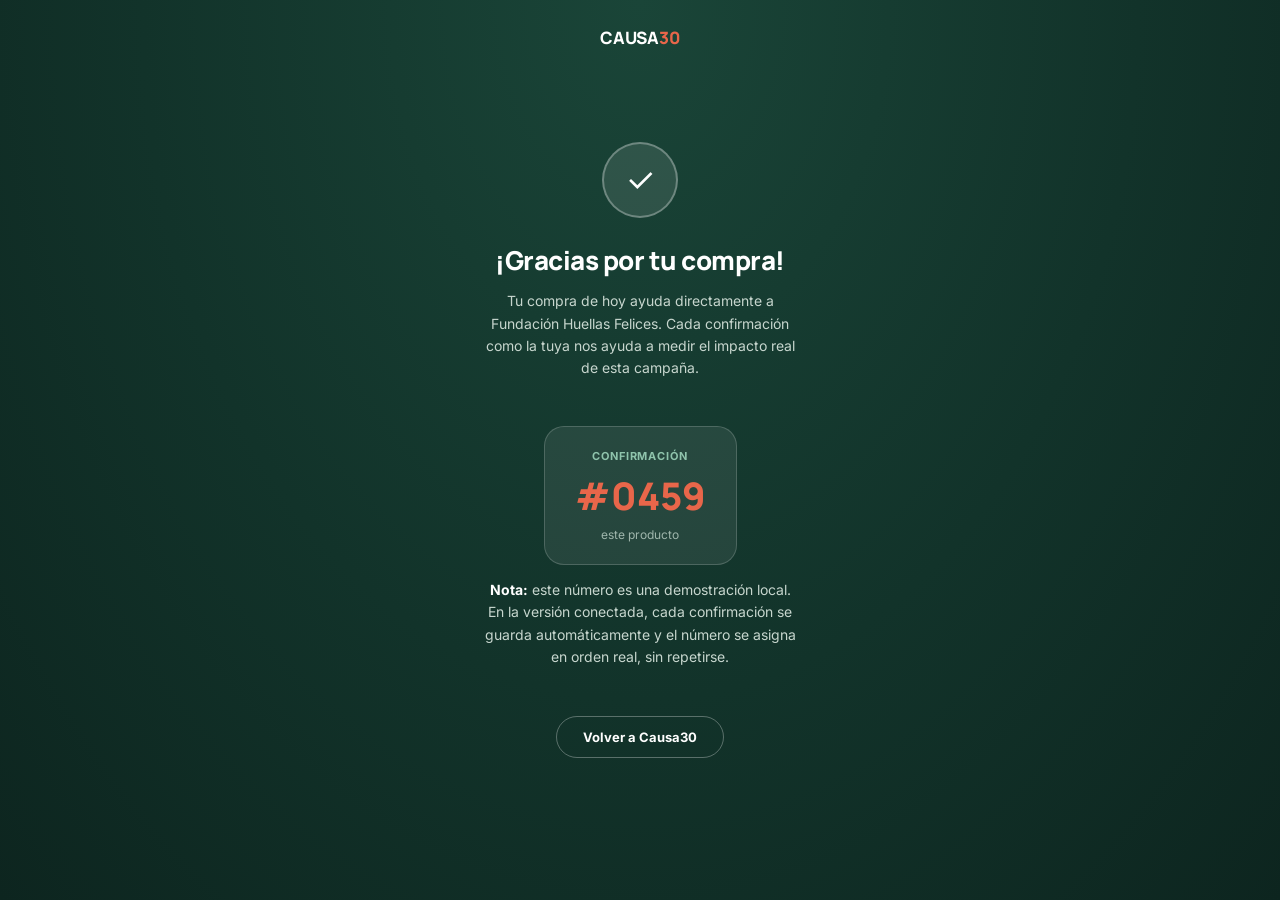
<file: gracias.html>
<!DOCTYPE html>
<html lang="es">
<head>
<meta charset="UTF-8">
<meta name="viewport" content="width=device-width, initial-scale=1.0">
<title>¡Gracias! · CAUSA30</title>
<link rel="preconnect" href="https://fonts.googleapis.com">
<link href="https://fonts.googleapis.com/css2?family=Manrope:wght@400;500;700;800&family=Inter:wght@400;500;600&display=swap" rel="stylesheet">
<link rel="stylesheet" href="style.css">
<style>
  .gracias-wrap{
    min-height:100vh;display:flex;flex-direction:column;align-items:center;justify-content:center;
    padding:40px 24px;background:radial-gradient(ellipse at top,#1A4538 0%,var(--verde-deep) 55%,#0D251F 100%);
    text-align:center;
  }
  .check{
    width:76px;height:76px;border-radius:50%;background:rgba(255,255,255,.1);
    border:2px solid rgba(255,255,255,.3);
    display:flex;align-items:center;justify-content:center;font-size:34px;color:#fff;
    margin-bottom:26px;opacity:0;animation:popIn .5s cubic-bezier(.34,1.56,.64,1) forwards;
  }
  @keyframes popIn{ from{opacity:0;transform:scale(.6);} to{opacity:1;transform:scale(1);} }
  .gracias-wrap h1{
    color:#fff;font-size:26px;font-weight:800;line-height:1.25;max-width:340px;
    opacity:0;animation:fadeUp .6s ease .1s forwards;
  }
  .gracias-wrap p{
    color:#C7D6CE;font-size:14px;margin-top:14px;max-width:320px;line-height:1.6;
    opacity:0;animation:fadeUp .6s ease .2s forwards;
  }
  .confirm-box{
    margin-top:32px;background:rgba(255,255,255,.08);border:1px solid rgba(255,255,255,.18);
    border-radius:20px;padding:22px 30px;opacity:0;animation:fadeUp .6s ease .3s forwards;
  }
  .confirm-box .label{font-size:11px;color:#8FC4AC;text-transform:uppercase;letter-spacing:.08em;font-weight:700;}
  .confirm-box .number{
    font-family:'Manrope',sans-serif;font-weight:800;font-size:38px;color:var(--coral);margin-top:6px;
  }
  .confirm-box .sub{font-size:12px;color:#9FB6AC;margin-top:6px;}
  .impact-note{
    margin-top:26px;font-size:13px;color:#DCE8E2;max-width:320px;line-height:1.6;
    opacity:0;animation:fadeUp .6s ease .4s forwards;
  }
  .impact-note b{color:#fff;}
  .back-link{
    margin-top:34px;color:#fff;font-size:13px;font-weight:700;
    border:1.5px solid rgba(255,255,255,.3);padding:12px 26px;border-radius:100px;
    opacity:0;animation:fadeUp .6s ease .5s forwards;
  }
  .word-mini{
    position:absolute;top:26px;left:0;right:0;text-align:center;
    font-family:'Manrope',sans-serif;font-weight:800;font-size:17px;color:#fff;
  }
  .word-mini span{color:var(--coral);}
</style>
</head>
<body>
<div class="gracias-wrap">
  <div class="word-mini">CAUSA<span>30</span></div>
  <div class="check">✓</div>
  <h1 id="msgTitle">¡Gracias por tu compra!</h1>
  <p id="msgBody">Tu compra de hoy ayuda directamente a Fundación Huellas Felices. Cada confirmación como la tuya nos ayuda a medir el impacto real de esta campaña.</p>

  <div class="confirm-box">
    <div class="label">Confirmación</div>
    <div class="number" id="confirmNumber">#—</div>
    <div class="sub" id="confirmProduct">—</div>
  </div>

  <p class="impact-note"><b>Nota:</b> este número es una demostración local. En la versión conectada, cada confirmación se guarda automáticamente y el número se asigna en orden real, sin repetirse.</p>

  <a class="back-link" href="index.html">Volver a Causa30</a>
</div>

<script>
  // Lee el producto desde el link del QR: gracias.html?producto=chocolate
  const params = new URLSearchParams(window.location.search);
  const producto = params.get('producto') || 'este producto';

  const nombres = {
    chocolate: "Chocolate X · Dark, Coco & Jengibre",
    helado: "Pinta de Helado X",
    miel: "Miel Pura X 500ml"
  };
  document.getElementById('confirmProduct').textContent = nombres[producto] || producto;

  /*
    NÚMERO DE CONFIRMACIÓN — DEMO LOCAL
    ------------------------------------
    Esta versión genera un número de ejemplo en el navegador, solo para
    previsualizar cómo se vería. NO es un contador real ni persistente.

    Para producción, reemplazar este bloque por una llamada a Supabase
    (mismo proyecto que ya usa Habitua.life), por ejemplo:

      const { data, error } = await supabase
        .from('confirmaciones')
        .insert([{ producto: producto }])
        .select();
      // data[0].id sería el número de confirmación real y consecutivo,
      // asignado automáticamente por la base de datos.

    Con eso, el número deja de ser una simulación y pasa a ser un
    conteo real, independiente de lo que reporte cada empresa —
    exactamente el "segundo número" del que hablamos como respaldo
    de transparencia.
  */
  const demoNumber = Math.floor(100 + Math.random() * 400);
  document.getElementById('confirmNumber').textContent = '#' + String(demoNumber).padStart(4, '0');
</script>
</body>
</html>
</file>
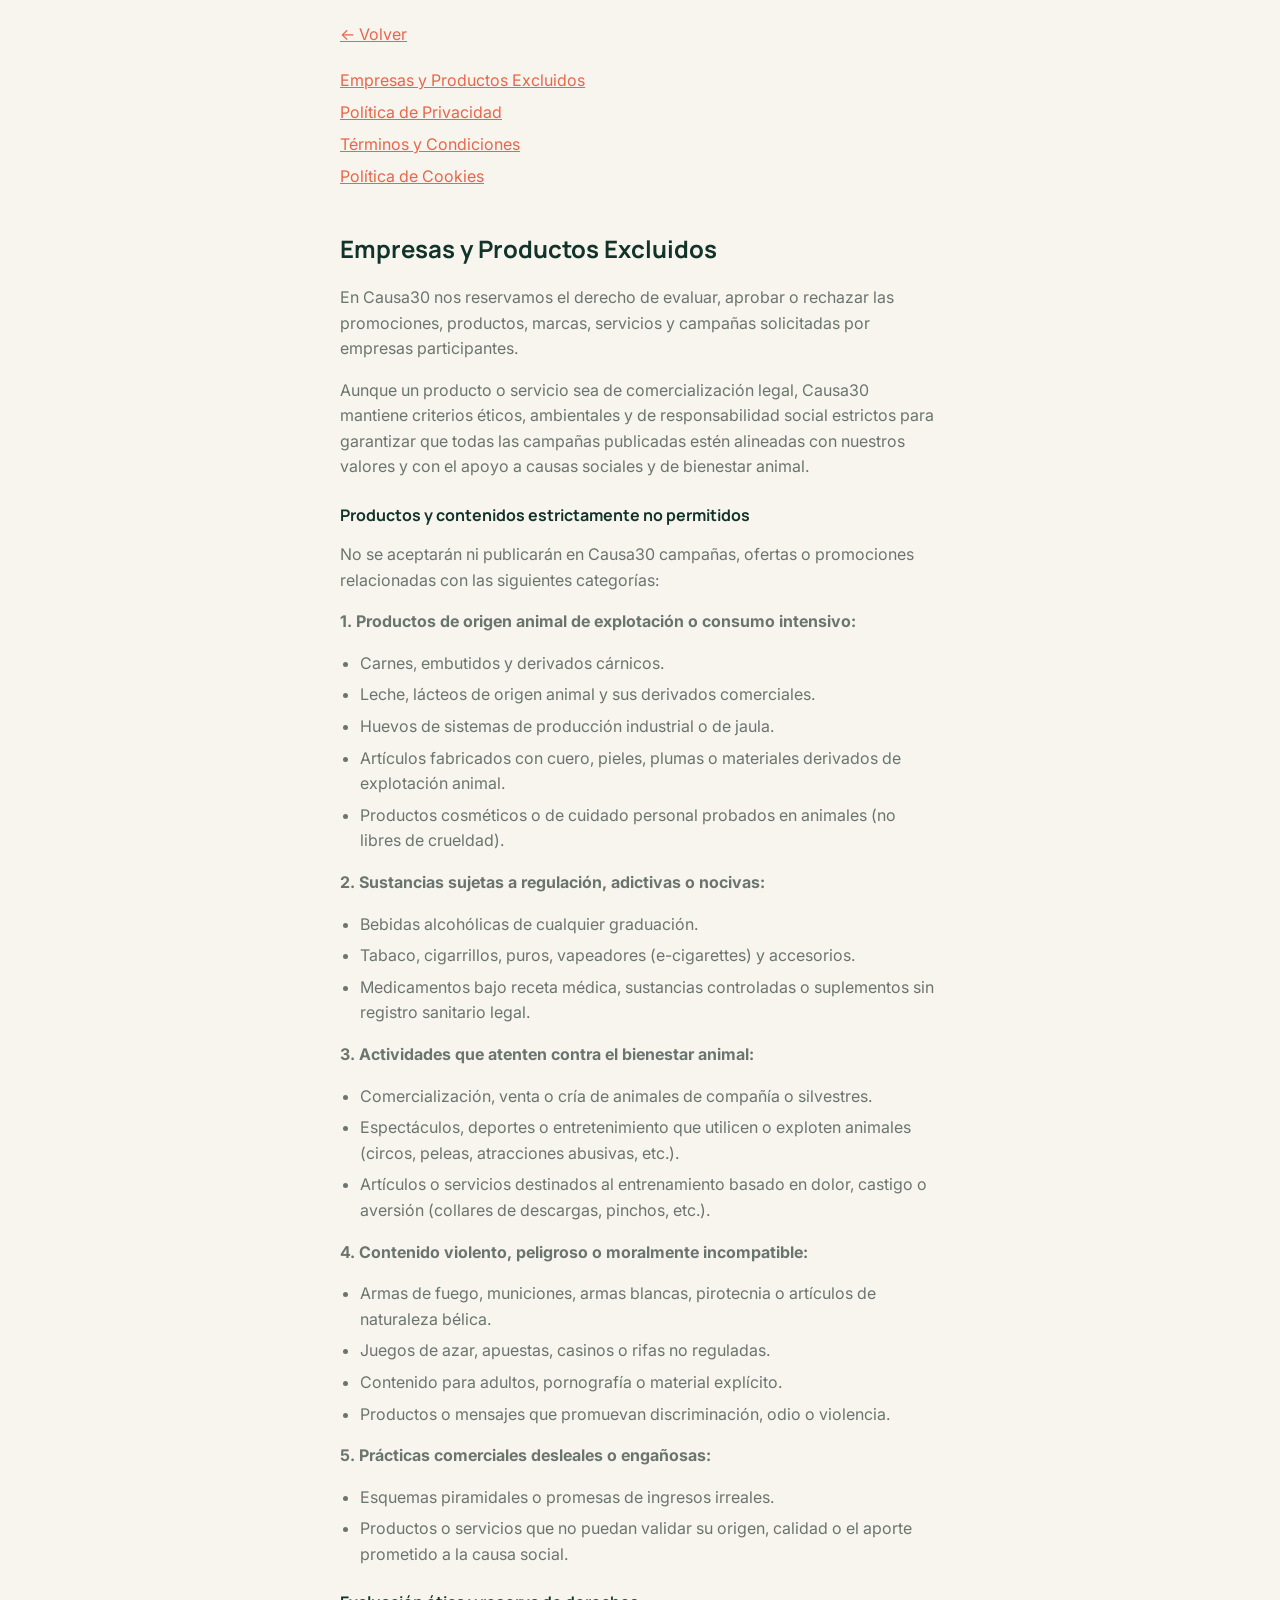
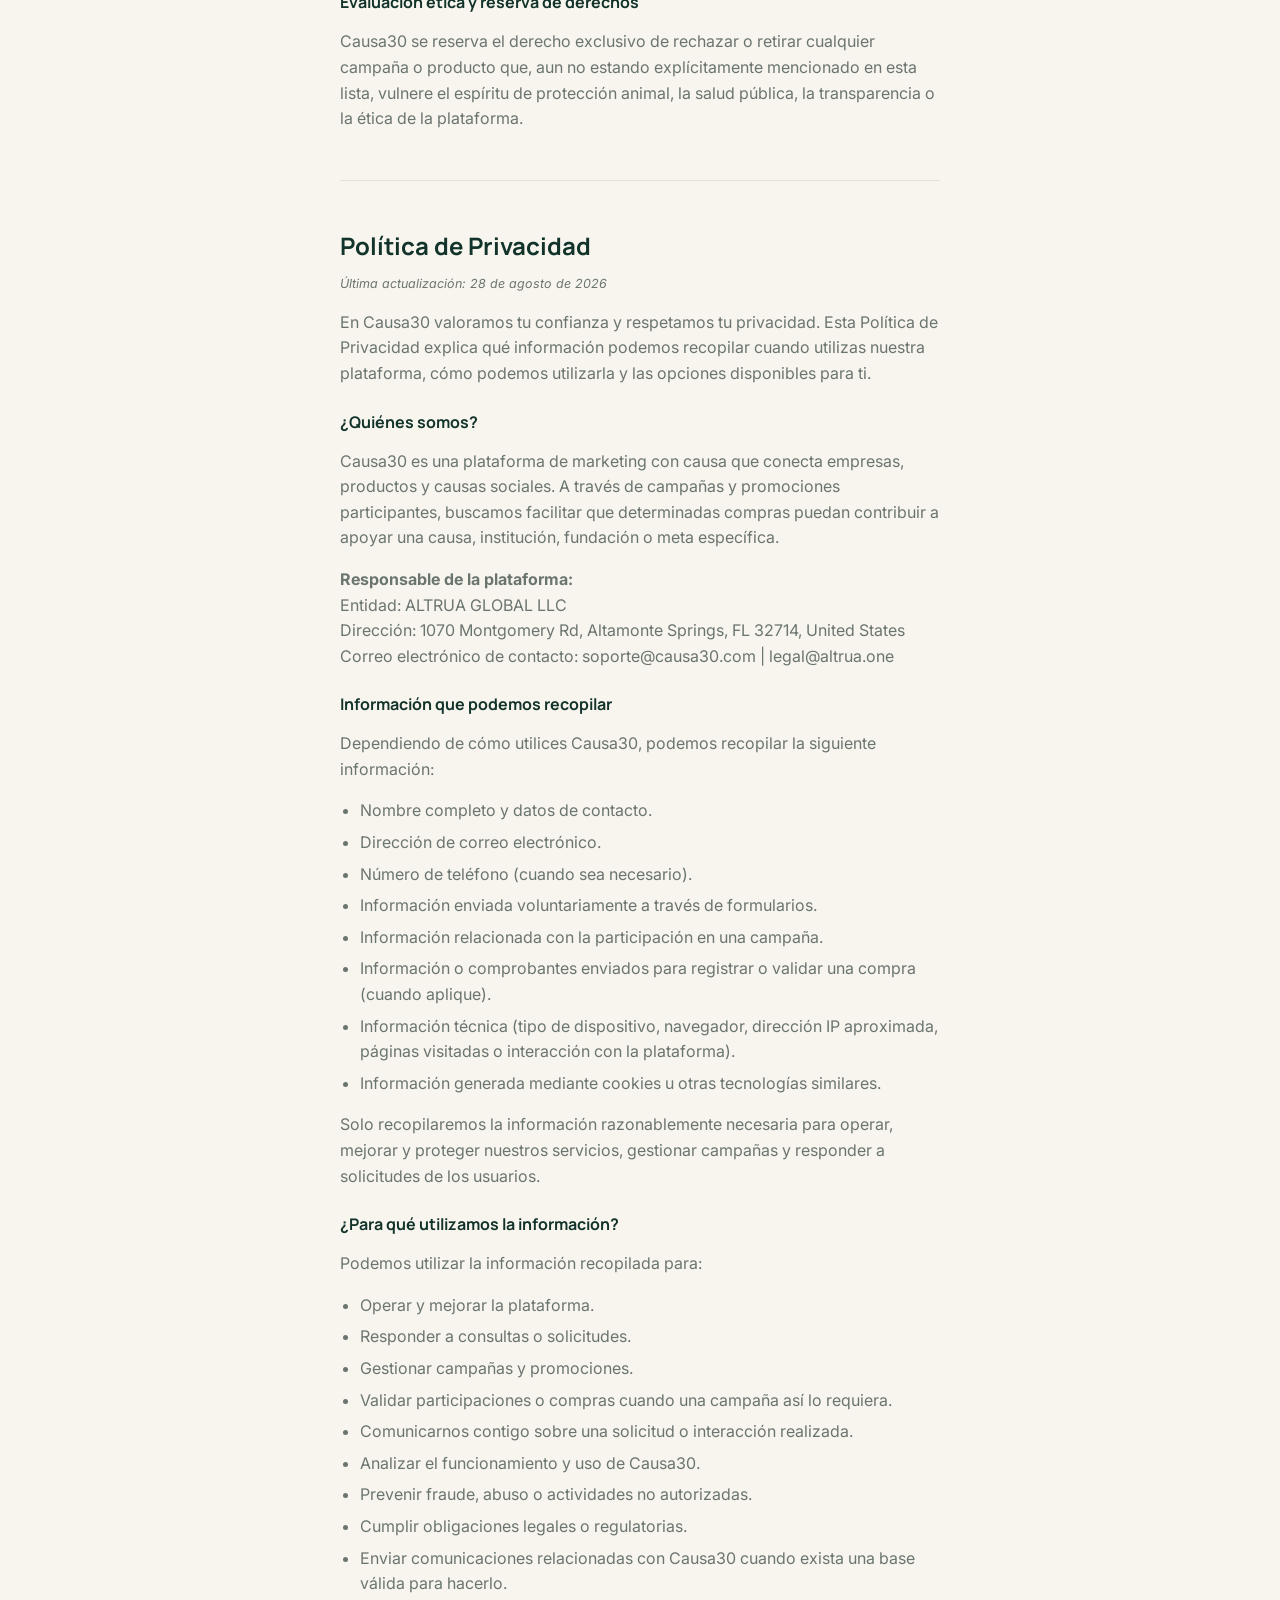
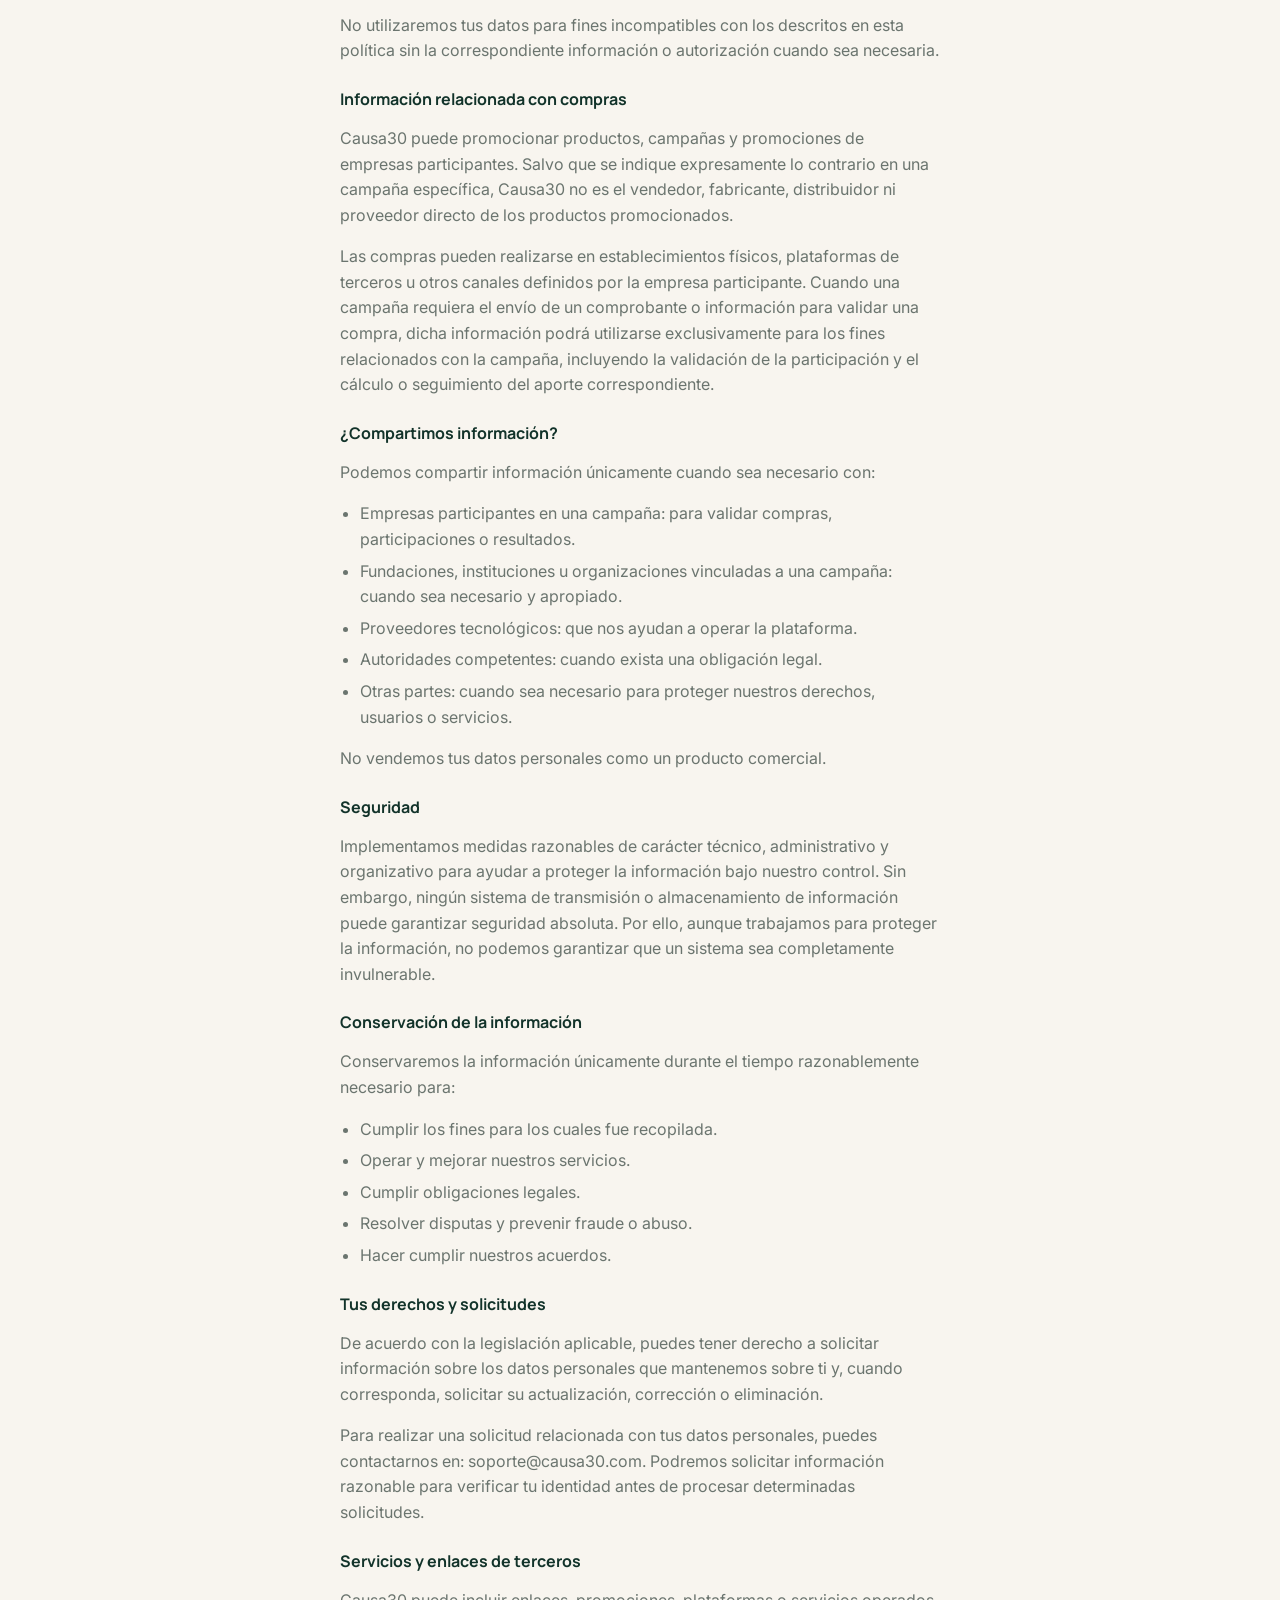
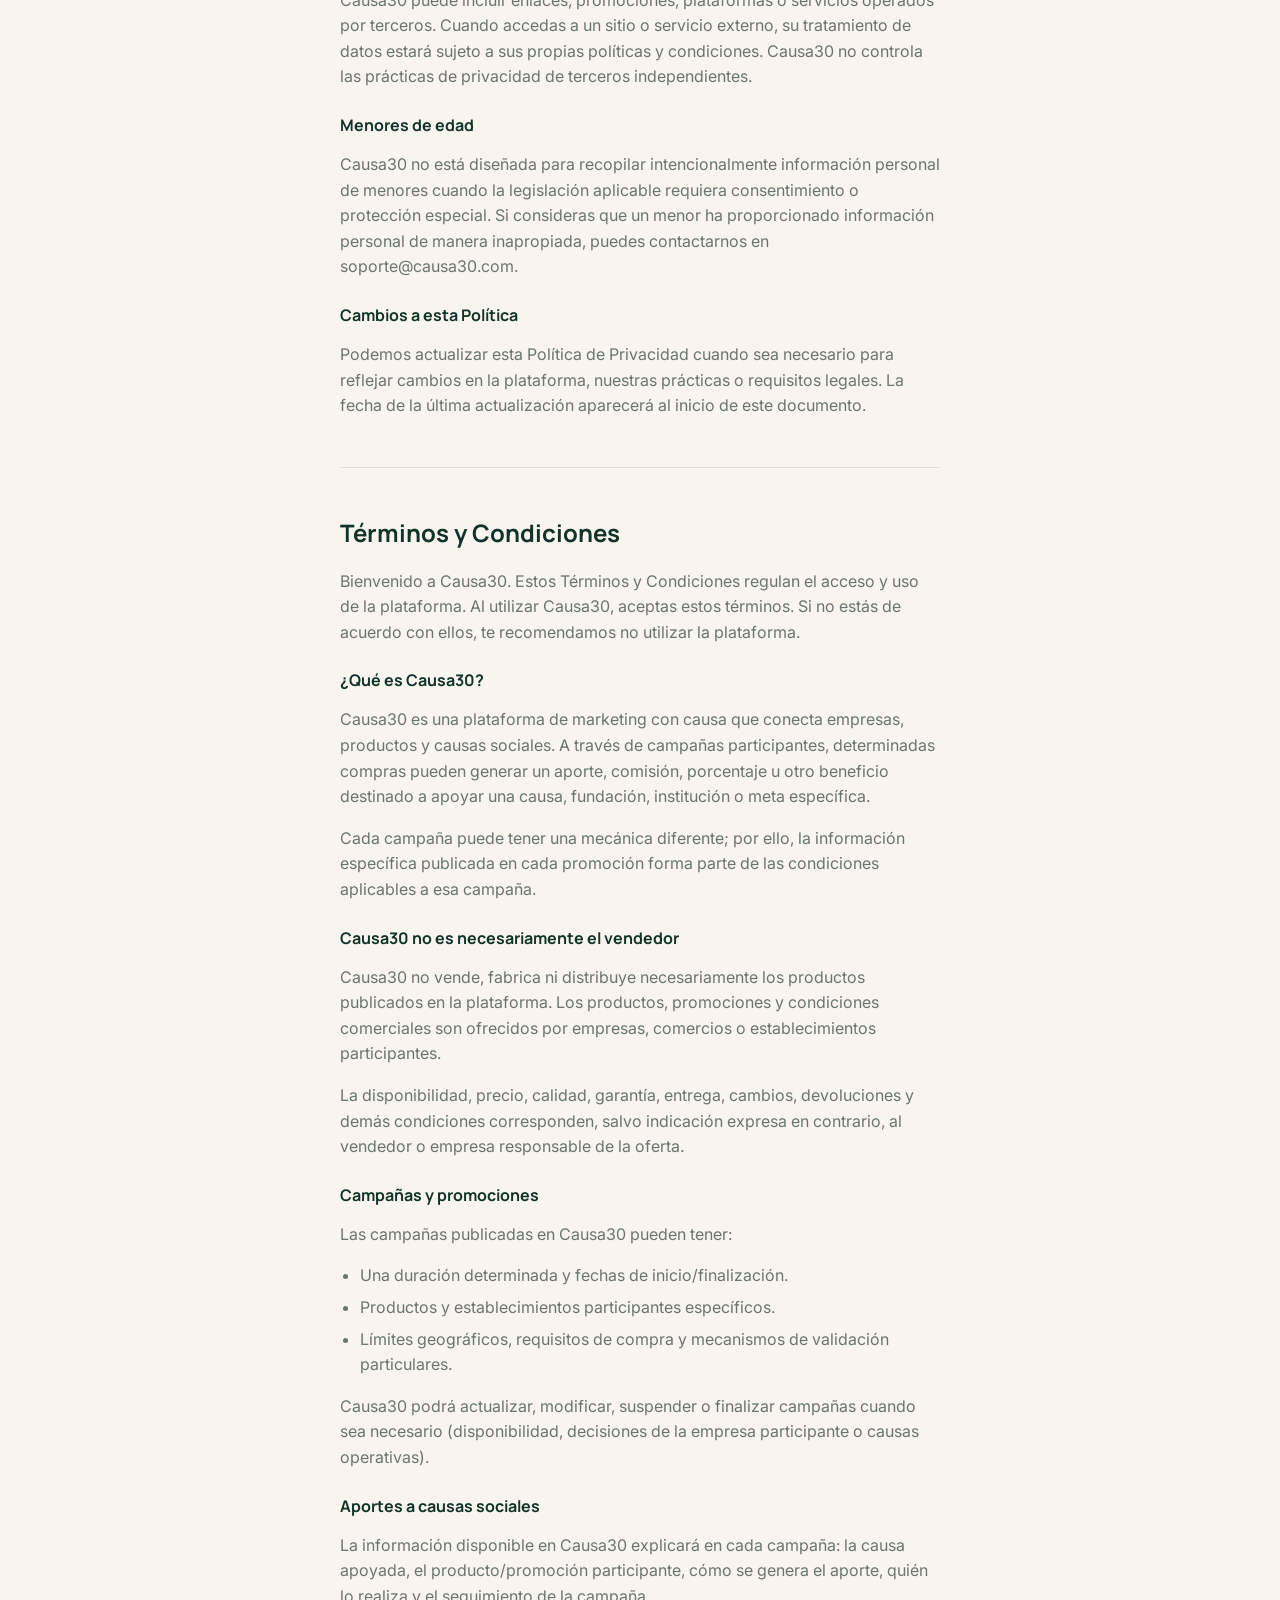
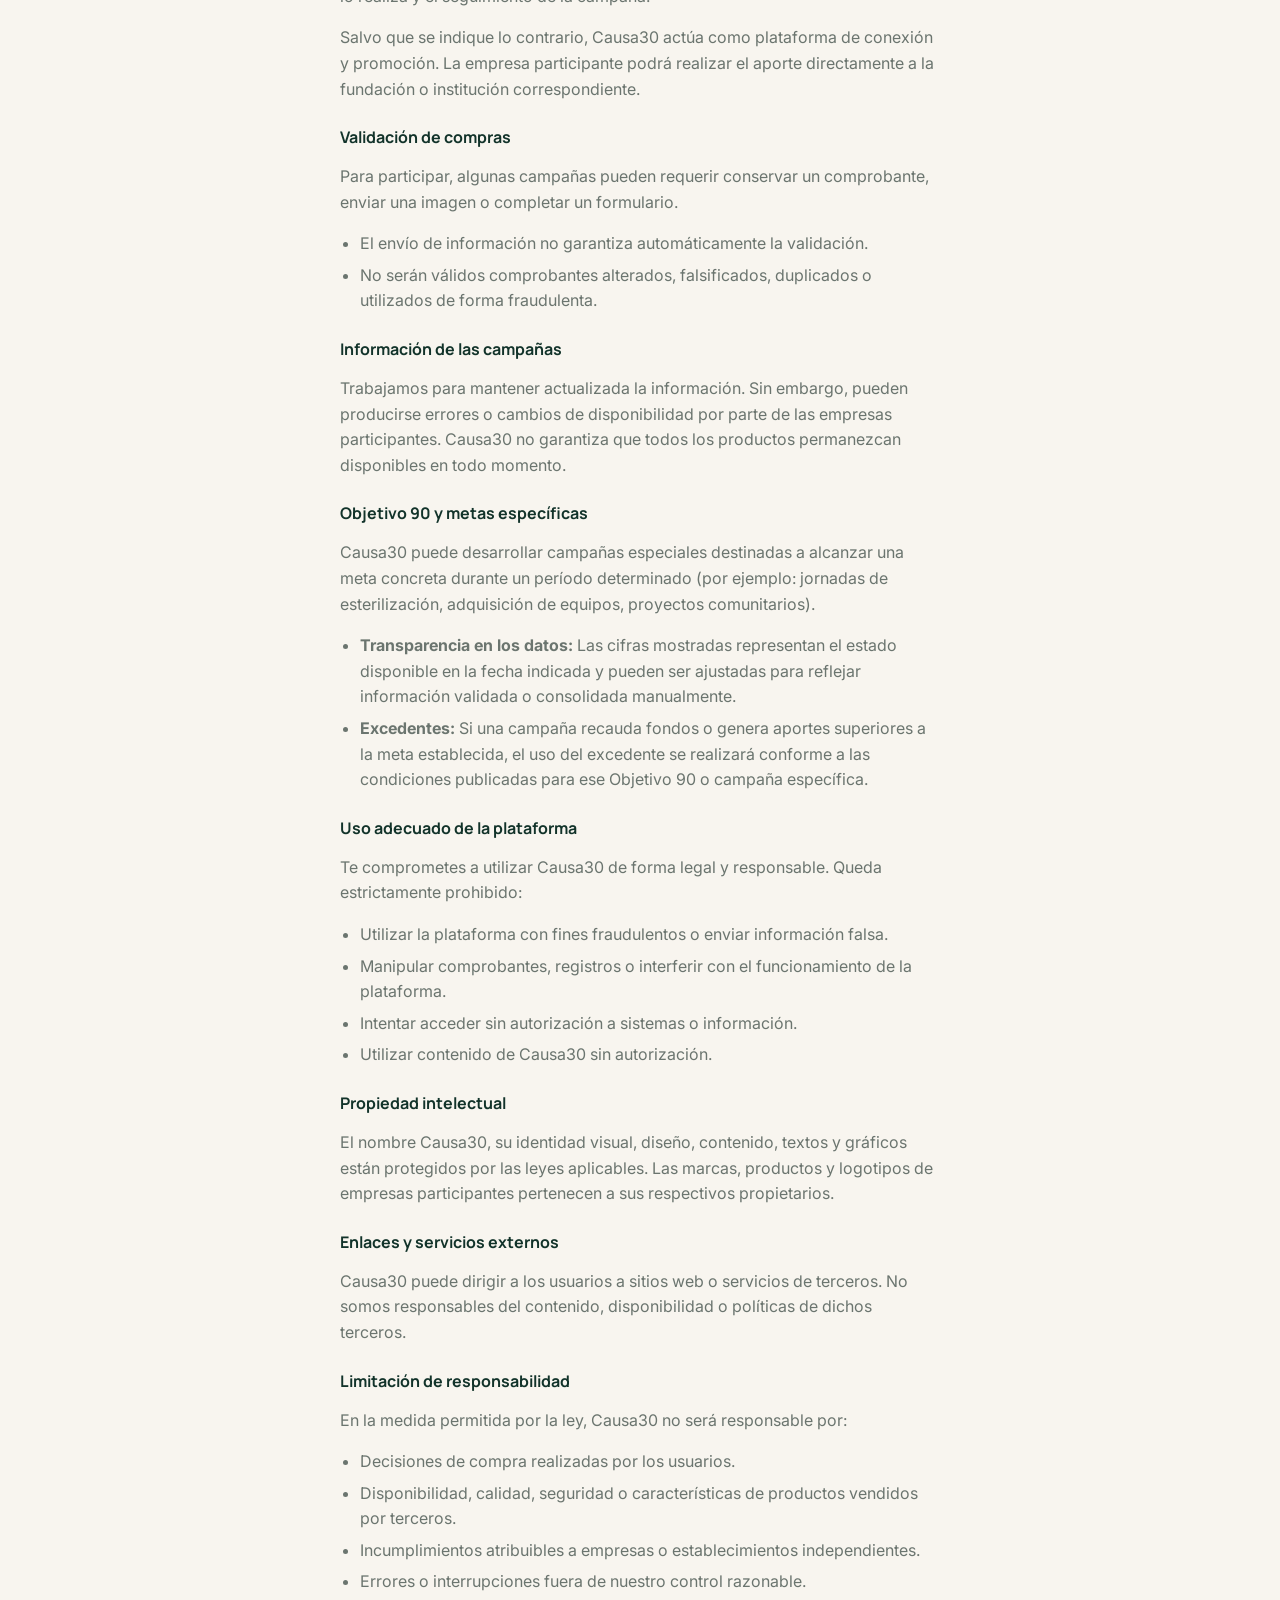
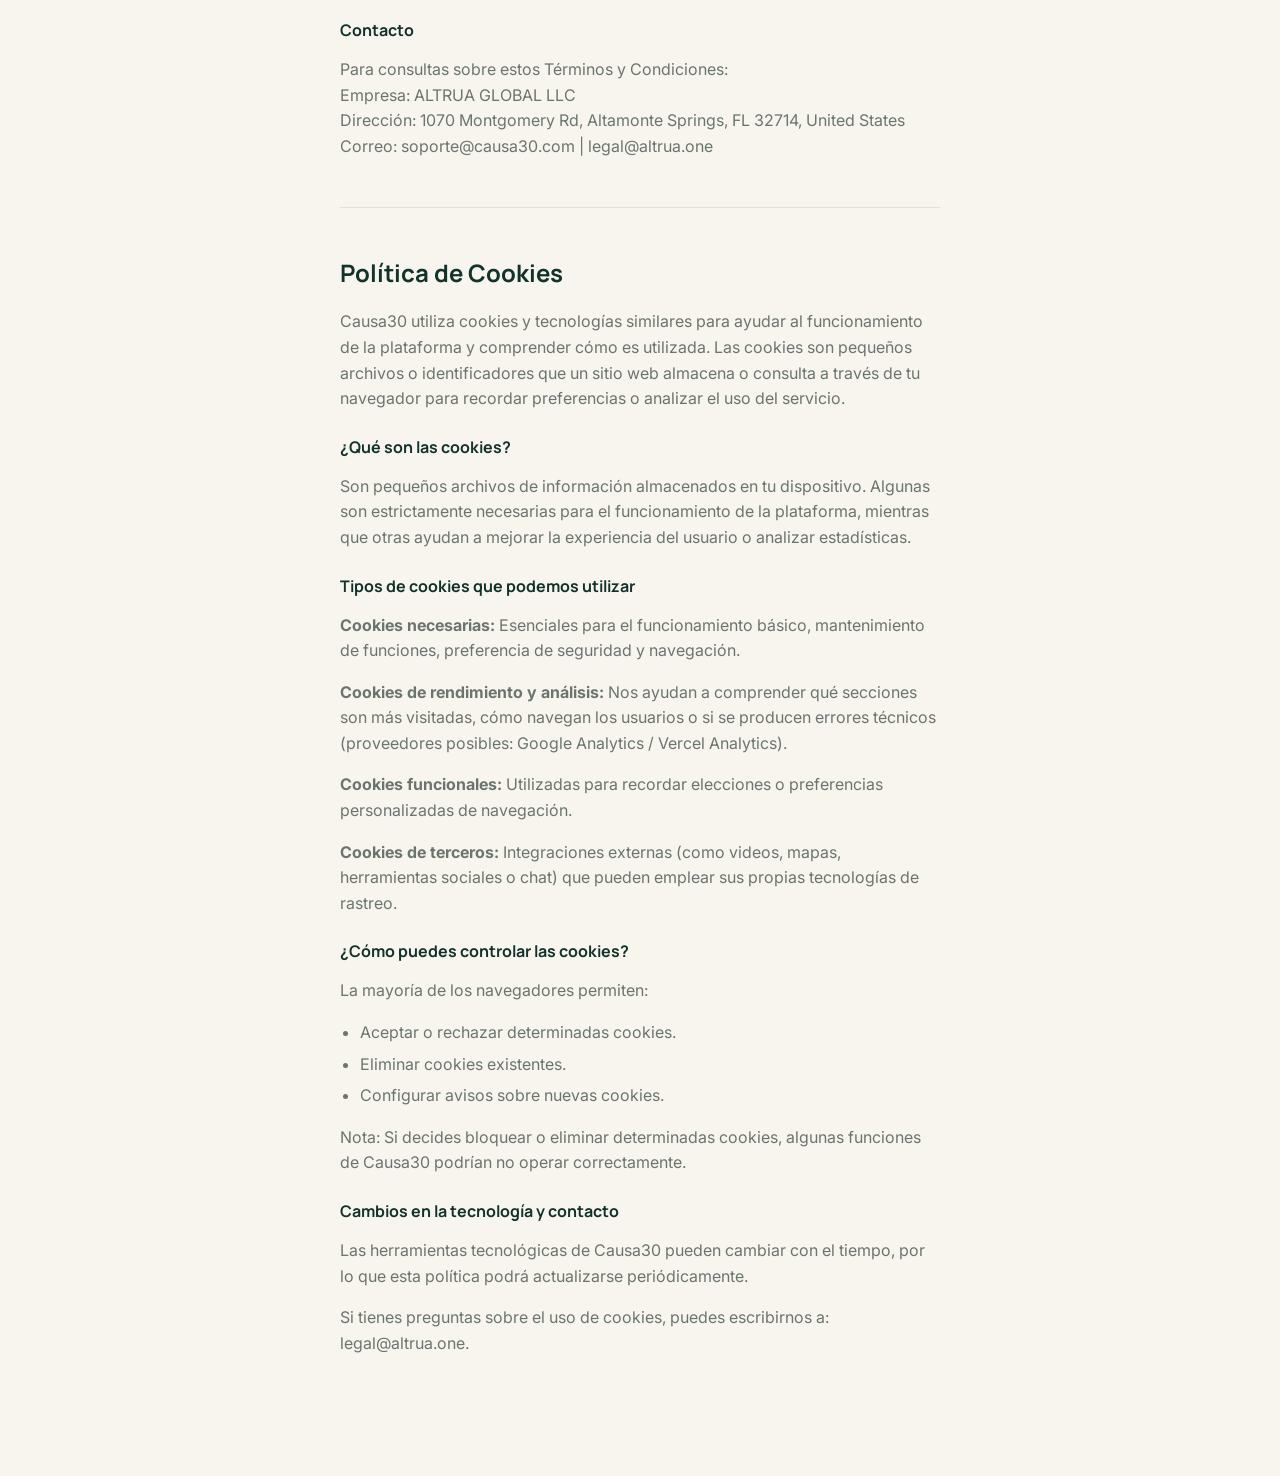
<file: legal.html>
<!DOCTYPE html>
<html lang="es">
<head>
<meta charset="UTF-8">
<meta name="viewport" content="width=device-width, initial-scale=1.0">
<title>Legal · Causa30</title>
<link href="https://fonts.googleapis.com/css2?family=Manrope:wght@400;500;700;800&family=Inter:wght@400;500;600&display=swap" rel="stylesheet">
<style>
  :root{--verde-deep:#12332A;--coral:#E8664A;--cream:#F8F5EF;--ink:#1B231F;--grey:#6B756F;}
  body{margin:0;background:var(--cream);color:var(--ink);font-family:'Inter',sans-serif;padding:24px;max-width:600px;margin:0 auto;}
  h1,h2{font-family:'Manrope',sans-serif;color:var(--verde-deep);}
  h1{font-size:24px;}
  h2{font-size:16px;margin-top:24px;}
  a{color:var(--coral);}
  .back{display:inline-block;margin-bottom:20px;}
  section{margin-bottom:48px;padding-bottom:32px;border-bottom:1px solid #E4DFD5;}
  section:last-child{border-bottom:none;}
  p{line-height:1.6;color:var(--grey);}
  ul{line-height:1.6;color:var(--grey);padding-left:20px;}
  li{margin-bottom:6px;}
  .index{line-height:2;margin-bottom:40px;}
  .updated{font-size:12.5px;color:var(--grey);font-style:italic;margin-top:-8px;}
</style>
</head>
<body>
<a href="index.html" class="back">← Volver</a>

<div class="index">
  <a href="#excluidos">Empresas y Productos Excluidos</a><br>
  <a href="#privacidad">Política de Privacidad</a><br>
  <a href="#terminos">Términos y Condiciones</a><br>
  <a href="#cookies">Política de Cookies</a>
</div>

<section id="excluidos">
  <h1>Empresas y Productos Excluidos</h1>
  <p>En Causa30 nos reservamos el derecho de evaluar, aprobar o rechazar las promociones, productos, marcas, servicios y campañas solicitadas por empresas participantes.</p>
  <p>Aunque un producto o servicio sea de comercialización legal, Causa30 mantiene criterios éticos, ambientales y de responsabilidad social estrictos para garantizar que todas las campañas publicadas estén alineadas con nuestros valores y con el apoyo a causas sociales y de bienestar animal.</p>

  <h2>Productos y contenidos estrictamente no permitidos</h2>
  <p>No se aceptarán ni publicarán en Causa30 campañas, ofertas o promociones relacionadas con las siguientes categorías:</p>

  <p><b>1. Productos de origen animal de explotación o consumo intensivo:</b></p>
  <ul>
    <li>Carnes, embutidos y derivados cárnicos.</li>
    <li>Leche, lácteos de origen animal y sus derivados comerciales.</li>
    <li>Huevos de sistemas de producción industrial o de jaula.</li>
    <li>Artículos fabricados con cuero, pieles, plumas o materiales derivados de explotación animal.</li>
    <li>Productos cosméticos o de cuidado personal probados en animales (no libres de crueldad).</li>
  </ul>

  <p><b>2. Sustancias sujetas a regulación, adictivas o nocivas:</b></p>
  <ul>
    <li>Bebidas alcohólicas de cualquier graduación.</li>
    <li>Tabaco, cigarrillos, puros, vapeadores (e-cigarettes) y accesorios.</li>
    <li>Medicamentos bajo receta médica, sustancias controladas o suplementos sin registro sanitario legal.</li>
  </ul>

  <p><b>3. Actividades que atenten contra el bienestar animal:</b></p>
  <ul>
    <li>Comercialización, venta o cría de animales de compañía o silvestres.</li>
    <li>Espectáculos, deportes o entretenimiento que utilicen o exploten animales (circos, peleas, atracciones abusivas, etc.).</li>
    <li>Artículos o servicios destinados al entrenamiento basado en dolor, castigo o aversión (collares de descargas, pinchos, etc.).</li>
  </ul>

  <p><b>4. Contenido violento, peligroso o moralmente incompatible:</b></p>
  <ul>
    <li>Armas de fuego, municiones, armas blancas, pirotecnia o artículos de naturaleza bélica.</li>
    <li>Juegos de azar, apuestas, casinos o rifas no reguladas.</li>
    <li>Contenido para adultos, pornografía o material explícito.</li>
    <li>Productos o mensajes que promuevan discriminación, odio o violencia.</li>
  </ul>

  <p><b>5. Prácticas comerciales desleales o engañosas:</b></p>
  <ul>
    <li>Esquemas piramidales o promesas de ingresos irreales.</li>
    <li>Productos o servicios que no puedan validar su origen, calidad o el aporte prometido a la causa social.</li>
  </ul>

  <h2>Evaluación ética y reserva de derechos</h2>
  <p>Causa30 se reserva el derecho exclusivo de rechazar o retirar cualquier campaña o producto que, aun no estando explícitamente mencionado en esta lista, vulnere el espíritu de protección animal, la salud pública, la transparencia o la ética de la plataforma.</p>
</section>

<section id="privacidad">
  <h1>Política de Privacidad</h1>
  <p class="updated">Última actualización: 28 de agosto de 2026</p>
  <p>En Causa30 valoramos tu confianza y respetamos tu privacidad. Esta Política de Privacidad explica qué información podemos recopilar cuando utilizas nuestra plataforma, cómo podemos utilizarla y las opciones disponibles para ti.</p>

  <h2>¿Quiénes somos?</h2>
  <p>Causa30 es una plataforma de marketing con causa que conecta empresas, productos y causas sociales. A través de campañas y promociones participantes, buscamos facilitar que determinadas compras puedan contribuir a apoyar una causa, institución, fundación o meta específica.</p>
  <p><b>Responsable de la plataforma:</b><br>
  Entidad: ALTRUA GLOBAL LLC<br>
  Dirección: 1070 Montgomery Rd, Altamonte Springs, FL 32714, United States<br>
  Correo electrónico de contacto: soporte@causa30.com | legal@altrua.one</p>

  <h2>Información que podemos recopilar</h2>
  <p>Dependiendo de cómo utilices Causa30, podemos recopilar la siguiente información:</p>
  <ul>
    <li>Nombre completo y datos de contacto.</li>
    <li>Dirección de correo electrónico.</li>
    <li>Número de teléfono (cuando sea necesario).</li>
    <li>Información enviada voluntariamente a través de formularios.</li>
    <li>Información relacionada con la participación en una campaña.</li>
    <li>Información o comprobantes enviados para registrar o validar una compra (cuando aplique).</li>
    <li>Información técnica (tipo de dispositivo, navegador, dirección IP aproximada, páginas visitadas o interacción con la plataforma).</li>
    <li>Información generada mediante cookies u otras tecnologías similares.</li>
  </ul>
  <p>Solo recopilaremos la información razonablemente necesaria para operar, mejorar y proteger nuestros servicios, gestionar campañas y responder a solicitudes de los usuarios.</p>

  <h2>¿Para qué utilizamos la información?</h2>
  <p>Podemos utilizar la información recopilada para:</p>
  <ul>
    <li>Operar y mejorar la plataforma.</li>
    <li>Responder a consultas o solicitudes.</li>
    <li>Gestionar campañas y promociones.</li>
    <li>Validar participaciones o compras cuando una campaña así lo requiera.</li>
    <li>Comunicarnos contigo sobre una solicitud o interacción realizada.</li>
    <li>Analizar el funcionamiento y uso de Causa30.</li>
    <li>Prevenir fraude, abuso o actividades no autorizadas.</li>
    <li>Cumplir obligaciones legales o regulatorias.</li>
    <li>Enviar comunicaciones relacionadas con Causa30 cuando exista una base válida para hacerlo.</li>
  </ul>
  <p>No utilizaremos tus datos para fines incompatibles con los descritos en esta política sin la correspondiente información o autorización cuando sea necesaria.</p>

  <h2>Información relacionada con compras</h2>
  <p>Causa30 puede promocionar productos, campañas y promociones de empresas participantes. Salvo que se indique expresamente lo contrario en una campaña específica, Causa30 no es el vendedor, fabricante, distribuidor ni proveedor directo de los productos promocionados.</p>
  <p>Las compras pueden realizarse en establecimientos físicos, plataformas de terceros u otros canales definidos por la empresa participante. Cuando una campaña requiera el envío de un comprobante o información para validar una compra, dicha información podrá utilizarse exclusivamente para los fines relacionados con la campaña, incluyendo la validación de la participación y el cálculo o seguimiento del aporte correspondiente.</p>

  <h2>¿Compartimos información?</h2>
  <p>Podemos compartir información únicamente cuando sea necesario con:</p>
  <ul>
    <li>Empresas participantes en una campaña: para validar compras, participaciones o resultados.</li>
    <li>Fundaciones, instituciones u organizaciones vinculadas a una campaña: cuando sea necesario y apropiado.</li>
    <li>Proveedores tecnológicos: que nos ayudan a operar la plataforma.</li>
    <li>Autoridades competentes: cuando exista una obligación legal.</li>
    <li>Otras partes: cuando sea necesario para proteger nuestros derechos, usuarios o servicios.</li>
  </ul>
  <p>No vendemos tus datos personales como un producto comercial.</p>

  <h2>Seguridad</h2>
  <p>Implementamos medidas razonables de carácter técnico, administrativo y organizativo para ayudar a proteger la información bajo nuestro control. Sin embargo, ningún sistema de transmisión o almacenamiento de información puede garantizar seguridad absoluta. Por ello, aunque trabajamos para proteger la información, no podemos garantizar que un sistema sea completamente invulnerable.</p>

  <h2>Conservación de la información</h2>
  <p>Conservaremos la información únicamente durante el tiempo razonablemente necesario para:</p>
  <ul>
    <li>Cumplir los fines para los cuales fue recopilada.</li>
    <li>Operar y mejorar nuestros servicios.</li>
    <li>Cumplir obligaciones legales.</li>
    <li>Resolver disputas y prevenir fraude o abuso.</li>
    <li>Hacer cumplir nuestros acuerdos.</li>
  </ul>

  <h2>Tus derechos y solicitudes</h2>
  <p>De acuerdo con la legislación aplicable, puedes tener derecho a solicitar información sobre los datos personales que mantenemos sobre ti y, cuando corresponda, solicitar su actualización, corrección o eliminación.</p>
  <p>Para realizar una solicitud relacionada con tus datos personales, puedes contactarnos en: soporte@causa30.com. Podremos solicitar información razonable para verificar tu identidad antes de procesar determinadas solicitudes.</p>

  <h2>Servicios y enlaces de terceros</h2>
  <p>Causa30 puede incluir enlaces, promociones, plataformas o servicios operados por terceros. Cuando accedas a un sitio o servicio externo, su tratamiento de datos estará sujeto a sus propias políticas y condiciones. Causa30 no controla las prácticas de privacidad de terceros independientes.</p>

  <h2>Menores de edad</h2>
  <p>Causa30 no está diseñada para recopilar intencionalmente información personal de menores cuando la legislación aplicable requiera consentimiento o protección especial. Si consideras que un menor ha proporcionado información personal de manera inapropiada, puedes contactarnos en soporte@causa30.com.</p>

  <h2>Cambios a esta Política</h2>
  <p>Podemos actualizar esta Política de Privacidad cuando sea necesario para reflejar cambios en la plataforma, nuestras prácticas o requisitos legales. La fecha de la última actualización aparecerá al inicio de este documento.</p>
</section>

<section id="terminos">
  <h1>Términos y Condiciones</h1>
  <p>Bienvenido a Causa30. Estos Términos y Condiciones regulan el acceso y uso de la plataforma. Al utilizar Causa30, aceptas estos términos. Si no estás de acuerdo con ellos, te recomendamos no utilizar la plataforma.</p>

  <h2>¿Qué es Causa30?</h2>
  <p>Causa30 es una plataforma de marketing con causa que conecta empresas, productos y causas sociales. A través de campañas participantes, determinadas compras pueden generar un aporte, comisión, porcentaje u otro beneficio destinado a apoyar una causa, fundación, institución o meta específica.</p>
  <p>Cada campaña puede tener una mecánica diferente; por ello, la información específica publicada en cada promoción forma parte de las condiciones aplicables a esa campaña.</p>

  <h2>Causa30 no es necesariamente el vendedor</h2>
  <p>Causa30 no vende, fabrica ni distribuye necesariamente los productos publicados en la plataforma. Los productos, promociones y condiciones comerciales son ofrecidos por empresas, comercios o establecimientos participantes.</p>
  <p>La disponibilidad, precio, calidad, garantía, entrega, cambios, devoluciones y demás condiciones corresponden, salvo indicación expresa en contrario, al vendedor o empresa responsable de la oferta.</p>

  <h2>Campañas y promociones</h2>
  <p>Las campañas publicadas en Causa30 pueden tener:</p>
  <ul>
    <li>Una duración determinada y fechas de inicio/finalización.</li>
    <li>Productos y establecimientos participantes específicos.</li>
    <li>Límites geográficos, requisitos de compra y mecanismos de validación particulares.</li>
  </ul>
  <p>Causa30 podrá actualizar, modificar, suspender o finalizar campañas cuando sea necesario (disponibilidad, decisiones de la empresa participante o causas operativas).</p>

  <h2>Aportes a causas sociales</h2>
  <p>La información disponible en Causa30 explicará en cada campaña: la causa apoyada, el producto/promoción participante, cómo se genera el aporte, quién lo realiza y el seguimiento de la campaña.</p>
  <p>Salvo que se indique lo contrario, Causa30 actúa como plataforma de conexión y promoción. La empresa participante podrá realizar el aporte directamente a la fundación o institución correspondiente.</p>

  <h2>Validación de compras</h2>
  <p>Para participar, algunas campañas pueden requerir conservar un comprobante, enviar una imagen o completar un formulario.</p>
  <ul>
    <li>El envío de información no garantiza automáticamente la validación.</li>
    <li>No serán válidos comprobantes alterados, falsificados, duplicados o utilizados de forma fraudulenta.</li>
  </ul>

  <h2>Información de las campañas</h2>
  <p>Trabajamos para mantener actualizada la información. Sin embargo, pueden producirse errores o cambios de disponibilidad por parte de las empresas participantes. Causa30 no garantiza que todos los productos permanezcan disponibles en todo momento.</p>

  <h2>Objetivo 90 y metas específicas</h2>
  <p>Causa30 puede desarrollar campañas especiales destinadas a alcanzar una meta concreta durante un período determinado (por ejemplo: jornadas de esterilización, adquisición de equipos, proyectos comunitarios).</p>
  <ul>
    <li><b>Transparencia en los datos:</b> Las cifras mostradas representan el estado disponible en la fecha indicada y pueden ser ajustadas para reflejar información validada o consolidada manualmente.</li>
    <li><b>Excedentes:</b> Si una campaña recauda fondos o genera aportes superiores a la meta establecida, el uso del excedente se realizará conforme a las condiciones publicadas para ese Objetivo 90 o campaña específica.</li>
  </ul>

  <h2>Uso adecuado de la plataforma</h2>
  <p>Te comprometes a utilizar Causa30 de forma legal y responsable. Queda estrictamente prohibido:</p>
  <ul>
    <li>Utilizar la plataforma con fines fraudulentos o enviar información falsa.</li>
    <li>Manipular comprobantes, registros o interferir con el funcionamiento de la plataforma.</li>
    <li>Intentar acceder sin autorización a sistemas o información.</li>
    <li>Utilizar contenido de Causa30 sin autorización.</li>
  </ul>

  <h2>Propiedad intelectual</h2>
  <p>El nombre Causa30, su identidad visual, diseño, contenido, textos y gráficos están protegidos por las leyes aplicables. Las marcas, productos y logotipos de empresas participantes pertenecen a sus respectivos propietarios.</p>

  <h2>Enlaces y servicios externos</h2>
  <p>Causa30 puede dirigir a los usuarios a sitios web o servicios de terceros. No somos responsables del contenido, disponibilidad o políticas de dichos terceros.</p>

  <h2>Limitación de responsabilidad</h2>
  <p>En la medida permitida por la ley, Causa30 no será responsable por:</p>
  <ul>
    <li>Decisiones de compra realizadas por los usuarios.</li>
    <li>Disponibilidad, calidad, seguridad o características de productos vendidos por terceros.</li>
    <li>Incumplimientos atribuibles a empresas o establecimientos independientes.</li>
    <li>Errores o interrupciones fuera de nuestro control razonable.</li>
  </ul>

  <h2>Contacto</h2>
  <p>Para consultas sobre estos Términos y Condiciones:<br>
  Empresa: ALTRUA GLOBAL LLC<br>
  Dirección: 1070 Montgomery Rd, Altamonte Springs, FL 32714, United States<br>
  Correo: soporte@causa30.com | legal@altrua.one</p>
</section>

<section id="cookies">
  <h1>Política de Cookies</h1>
  <p>Causa30 utiliza cookies y tecnologías similares para ayudar al funcionamiento de la plataforma y comprender cómo es utilizada. Las cookies son pequeños archivos o identificadores que un sitio web almacena o consulta a través de tu navegador para recordar preferencias o analizar el uso del servicio.</p>

  <h2>¿Qué son las cookies?</h2>
  <p>Son pequeños archivos de información almacenados en tu dispositivo. Algunas son estrictamente necesarias para el funcionamiento de la plataforma, mientras que otras ayudan a mejorar la experiencia del usuario o analizar estadísticas.</p>

  <h2>Tipos de cookies que podemos utilizar</h2>
  <p><b>Cookies necesarias:</b> Esenciales para el funcionamiento básico, mantenimiento de funciones, preferencia de seguridad y navegación.</p>
  <p><b>Cookies de rendimiento y análisis:</b> Nos ayudan a comprender qué secciones son más visitadas, cómo navegan los usuarios o si se producen errores técnicos (proveedores posibles: Google Analytics / Vercel Analytics).</p>
  <p><b>Cookies funcionales:</b> Utilizadas para recordar elecciones o preferencias personalizadas de navegación.</p>
  <p><b>Cookies de terceros:</b> Integraciones externas (como videos, mapas, herramientas sociales o chat) que pueden emplear sus propias tecnologías de rastreo.</p>

  <h2>¿Cómo puedes controlar las cookies?</h2>
  <p>La mayoría de los navegadores permiten:</p>
  <ul>
    <li>Aceptar o rechazar determinadas cookies.</li>
    <li>Eliminar cookies existentes.</li>
    <li>Configurar avisos sobre nuevas cookies.</li>
  </ul>
  <p>Nota: Si decides bloquear o eliminar determinadas cookies, algunas funciones de Causa30 podrían no operar correctamente.</p>

  <h2>Cambios en la tecnología y contacto</h2>
  <p>Las herramientas tecnológicas de Causa30 pueden cambiar con el tiempo, por lo que esta política podrá actualizarse periódicamente.</p>
  <p>Si tienes preguntas sobre el uso de cookies, puedes escribirnos a: legal@altrua.one.</p>
</section>

</body>
</html>
</file>
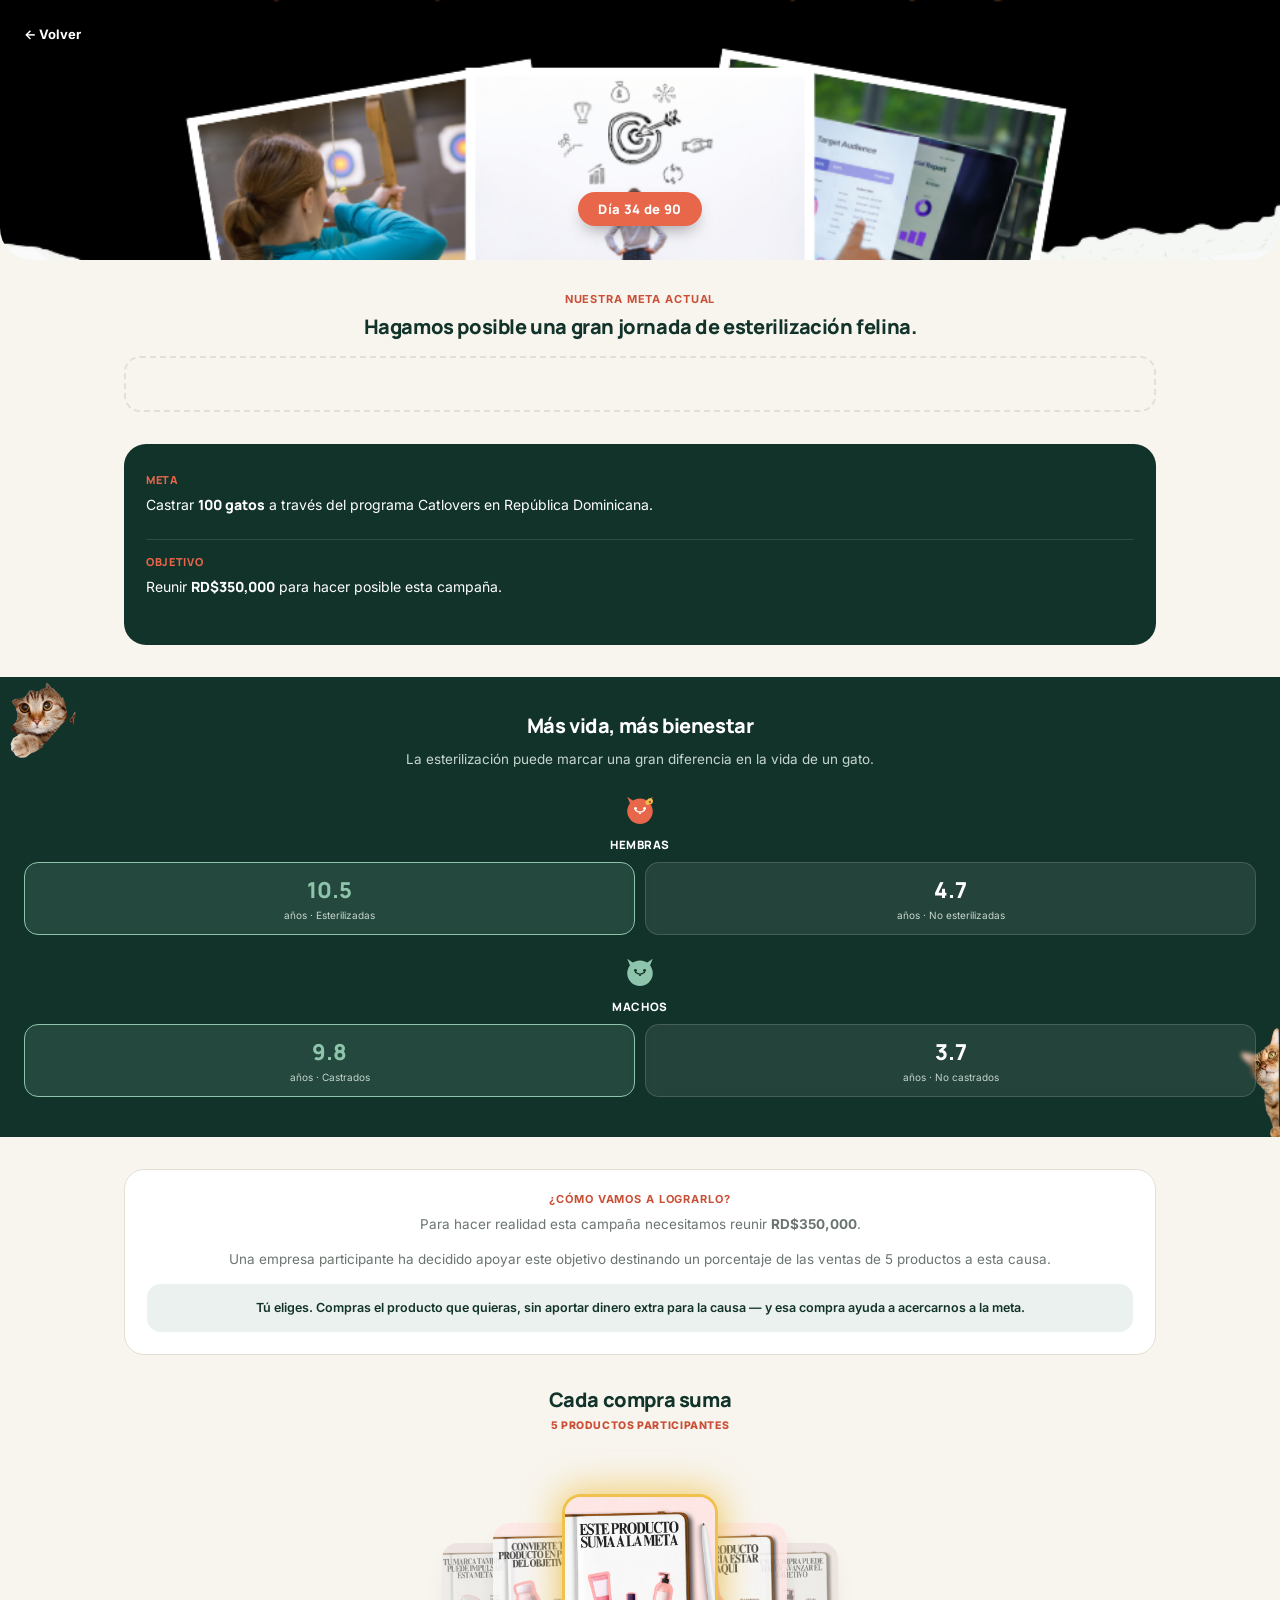
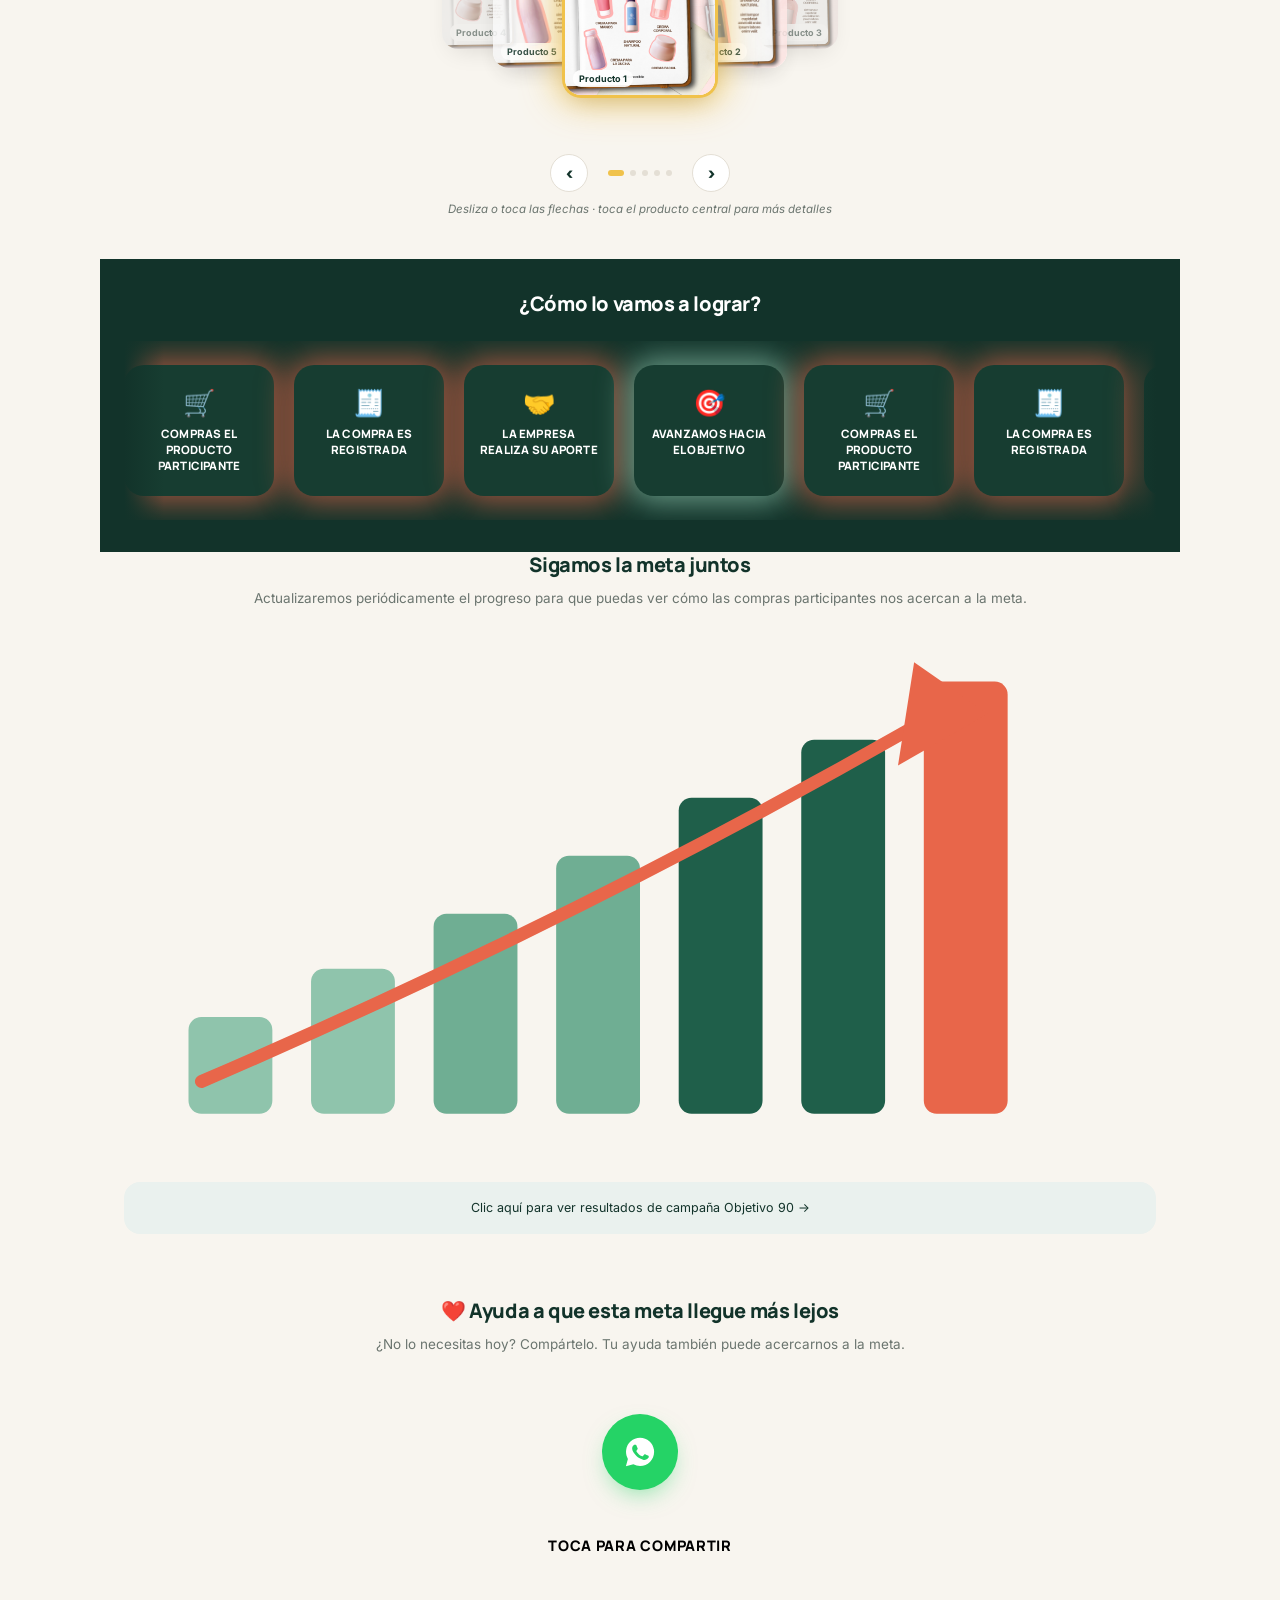
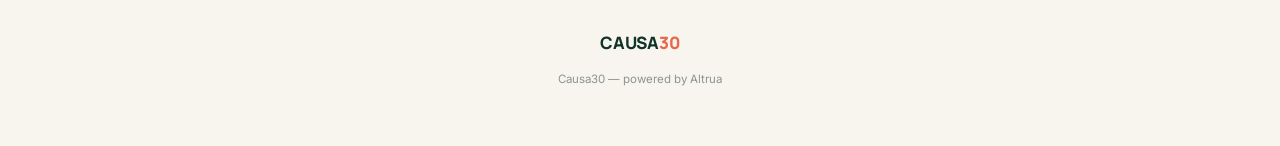
<file: objetivo90.html>
<!DOCTYPE html>
<html lang="es">
<head>
<meta charset="UTF-8">
<meta name="viewport" content="width=device-width, initial-scale=1.0">
<link rel="icon" type="image/png" href="images/favic30.png">
<title>Objetivo 90 · Causa30</title>
<meta name="description" content="Objetivo 90 — una meta de 90 días. Descubre cómo tu compra ayuda a lograrla.">
<link rel="preconnect" href="https://fonts.googleapis.com">
<link href="https://fonts.googleapis.com/css2?family=Manrope:wght@400;500;700;800&family=Inter:wght@400;500;600&display=swap" rel="stylesheet">
<link rel="stylesheet" href="style.css">
<style>
:root{ --gold:#F0C24B; }
.o90-header{
position:relative;overflow:hidden;
background-image:url('images/banner090.png');
background-size:cover;background-position:center;
padding:20px 24px 34px;text-align:center;border-radius:0 0 32px 32px;
min-height:260px;display:flex;flex-direction:column;
}
.o90-back{
position:relative;z-index:2;
display:inline-flex;align-items:center;gap:6px;color:#fff;font-size:13px;font-weight:700;
float:left;padding:6px 0;text-shadow:0 1px 4px rgba(0,0,0,.4);
}
.o90-header-content{position:relative;z-index:2;clear:both;padding-top:36px;margin-top:auto;}
.o90-day-badge{
display:inline-block;background:var(--coral);color:#fff;
font-family:'Manrope',sans-serif;font-weight:800;font-size:13px;
padding:8px 20px;border-radius:100px;letter-spacing:.03em;
box-shadow:0 8px 18px -6px rgba(0,0,0,.4);
}
.o90-section{padding:32px 24px;}
.o90-section-title{
font-family:'Manrope',sans-serif;font-weight:800;font-size:20px;color:var(--verde-deep);
line-height:1.3;
}
.o90-eyebrow3{
display:block;font-size:11px;font-weight:700;color:var(--coral-deep);
text-transform:uppercase;letter-spacing:.08em;margin-bottom:8px;
}
.o90-text{font-size:13.5px;color:var(--grey);line-height:1.6;margin-top:10px;}
.o90-stamp-box{
position:relative;width:100%;height:56px;margin-top:16px;
border:2px dashed var(--line);border-radius:16px;
display:flex;align-items:center;justify-content:center;overflow:hidden;
}
.o90-stamp-phrase{
position:absolute;font-family:'Manrope',sans-serif;font-weight:800;font-size:17px;
color:var(--coral-deep);opacity:0;transform:scale(2) rotate(-8deg);
}
.o90-stamp-phrase.stamping{ animation:o90StampCycle 2.2s ease-in-out; }
@keyframes o90StampCycle{
0%{opacity:0;transform:scale(2) rotate(-8deg);}
15%{opacity:1;transform:scale(.95) rotate(2deg);}
25%{opacity:1;transform:scale(1) rotate(0deg);}
80%{opacity:1;transform:scale(1) rotate(0deg);}
100%{opacity:0;transform:scale(.9) rotate(0deg);}
}
/* Bloque META / OBJETIVO */
.meta-obj-card{
background:var(--verde-deep);border-radius:22px;padding:24px 22px;color:#fff;
}
.meta-obj-row{padding:10px 0;}
.meta-obj-row:first-child{padding-top:0;}
.meta-obj-row:not(:last-child){border-bottom:1px solid rgba(255,255,255,.12);}
.meta-obj-label{
font-family:'Manrope',sans-serif;font-weight:800;font-size:11px;color:var(--coral);
text-transform:uppercase;letter-spacing:.06em;
}
.meta-obj-value{font-size:14px;color:#fff;margin-top:6px;line-height:1.5;}
.meta-obj-value b{font-family:'Manrope',sans-serif;font-weight:800;}
/* Más vida, más bienestar — de borde a borde con gatitos */
.bienestar-fullbleed{
position:relative;width:100vw;margin-left:calc(50% - 50vw);
background:var(--verde-deep);overflow:hidden;
padding:36px 24px 40px;
}
.gato-superior{
position:absolute;top:0;left:0;width:150px;height:150px;z-index:1;
background-image:url('images/obj90-gato1-superior.png');
background-size:contain;background-repeat:no-repeat;background-position:top left;
}
.gato-inferior{
position:absolute;bottom:0;right:0;width:150px;height:150px;z-index:1;
background-image:url('images/obj90-gato2-inferior.png');
background-size:contain;background-repeat:no-repeat;background-position:bottom right;
}
.bienestar-grid{position:relative;z-index:2;display:grid;grid-template-columns:1fr 1fr;gap:10px;margin-top:22px;}
.bienestar-group-label{
grid-column:1/-1;display:flex;flex-direction:column;align-items:center;gap:4px;
font-family:'Manrope',sans-serif;font-weight:800;font-size:11.5px;
color:#fff;text-transform:uppercase;letter-spacing:.05em;margin-top:10px;
}
.bienestar-group-label:first-child{margin-top:0;}
.cat-icon{display:block;}
.bienestar-card{
position:relative;z-index:2;
background:rgba(255,255,255,.08);border:1.5px solid rgba(255,255,255,.15);border-radius:14px;
padding:12px 10px;text-align:center;backdrop-filter:blur(2px);
}
.bienestar-card.good{border-color:#8FC4AC;background:rgba(143,196,172,.15);}
.bienestar-years{font-family:'Manrope',sans-serif;font-weight:800;font-size:22px;color:#fff;}
.bienestar-card.good .bienestar-years{color:#8FC4AC;}
.bienestar-label{font-size:10px;color:#C7D6CE;margin-top:3px;line-height:1.4;}
/* Puente a productos */
.puente-card{
background:var(--card);border:1.5px solid var(--line);border-radius:20px;padding:22px;text-align:center;
}
.puente-highlight{
background:var(--verde-soft);border-radius:14px;padding:14px 16px;margin-top:14px;
font-size:12.5px;color:var(--verde-deep);line-height:1.55;font-weight:600;
}
.o90-prod-tag{
display:block;margin-top:6px;font-size:10.5px;font-weight:800;color:var(--coral-deep);
text-transform:uppercase;letter-spacing:.06em;
}
.o90-g-carousel{
position:relative;height:280px;margin-top:24px;
display:flex;align-items:center;justify-content:center;
touch-action:pan-y;cursor:grab;overflow:visible;
}
.o90-g-card{
position:absolute;border-radius:16px;
background:var(--card);box-shadow:0 10px 24px -10px rgba(0,0,0,.25);
transition:all .4s cubic-bezier(.22,.9,.35,1);cursor:pointer;overflow:hidden;
}
.o90-g-card .art{width:100%;height:100%;background-size:cover;background-position:center;display:flex;align-items:flex-end;padding:8px;}
.o90-g-card .name-tag{
background:rgba(255,255,255,.92);border-radius:8px;padding:3px 6px;
font-size:9px;font-weight:700;color:var(--verde-deep);
}
.o90-g-card.pos-0{
width:150px;height:198px;z-index:5;transform:translateX(0) scale(1);
box-shadow:0 0 0 3px var(--gold), 0 0 35px 8px rgba(240,194,75,.75), 0 10px 24px -10px rgba(0,0,0,.3);
}
.o90-g-card.pos-1{width:110px;height:145px;z-index:4;transform:translateX(92px) scale(1);opacity:.85;}
.o90-g-card.pos--1{width:110px;height:145px;z-index:4;transform:translateX(-92px) scale(1);opacity:.85;}
.o90-g-card.pos-2{width:80px;height:106px;z-index:3;transform:translateX(158px) scale(1);opacity:.5;filter:saturate(.7) brightness(.92);}
.o90-g-card.pos--2{width:80px;height:106px;z-index:3;transform:translateX(-158px) scale(1);opacity:.5;filter:saturate(.7) brightness(.92);}
.o90-g-card.pos-hidden{opacity:0;pointer-events:none;transform:scale(.5);}
.o90-g-nav{display:flex;align-items:center;justify-content:center;gap:20px;margin-top:18px;}
.o90-g-arrow{
width:38px;height:38px;border-radius:50%;background:var(--card);border:1.5px solid var(--line);
display:flex;align-items:center;justify-content:center;font-size:16px;color:var(--verde-deep);font-weight:800;
}
.o90-g-dots{display:flex;gap:6px;}
.o90-g-dot{width:6px;height:6px;border-radius:50%;background:var(--line);}
.o90-g-dot.active{background:var(--gold);width:16px;border-radius:4px;}
.o90-g-hint{font-size:11.5px;color:var(--grey);margin-top:10px;font-style:italic;}
.o90-prod-modal-overlay{
position:fixed;inset:0;background:rgba(18,25,22,.55);
display:flex;align-items:flex-end;justify-content:center;
opacity:0;pointer-events:none;transition:opacity .3s;z-index:60;
}
.o90-prod-modal-overlay.open{opacity:1;pointer-events:auto;}
.o90-prod-modal-sheet{
background:var(--cream);width:100%;max-width:480px;
border-radius:28px 28px 0 0;padding:0 0 32px;
transform:translateY(30px);transition:transform .35s cubic-bezier(.22,.9,.35,1);
}
.o90-prod-modal-overlay.open .o90-prod-modal-sheet{transform:translateY(0);}
.o90-prod-modal-img{width:100%;aspect-ratio:1000/1320;background-size:cover;background-position:center;border-radius:28px 28px 0 0;touch-action:pan-y;cursor:grab;}
.o90-prod-modal-body{padding:20px 24px 0;text-align:center;}
.o90-prod-modal-name{font-family:'Manrope',sans-serif;font-weight:800;font-size:19px;color:var(--verde-deep);}
.o90-prod-modal-price{font-size:13px;color:var(--coral-deep);font-weight:700;margin-top:6px;}
.o90-prod-modal-desc{font-size:12.5px;color:var(--grey);margin-top:10px;line-height:1.55;}
.o90-prod-modal-btn{
margin-top:18px;display:inline-block;background:var(--coral);color:#fff;
padding:13px 28px;border-radius:100px;font-weight:700;font-size:13px;
}
.o90-prod-modal-close{
display:block;margin:16px auto 0;font-size:12px;color:var(--grey);background:none;border:none;
}
.o90-steps-section{background:var(--verde-deep);}
.o90-steps-section .o90-section-title{color:#fff;text-align:center;}
.o90-steps-ticker{margin-top:24px;overflow:hidden;position:relative;padding:24px 0;}
.o90-steps-ticker::before,.o90-steps-ticker::after{
content:'';position:absolute;top:0;bottom:0;width:40px;z-index:3;pointer-events:none;
}
.o90-steps-ticker::before{left:0;background:linear-gradient(90deg,var(--verde-deep),transparent);}
.o90-steps-ticker::after{right:0;background:linear-gradient(-90deg,var(--verde-deep),transparent);}
.o90-steps-track{display:flex;gap:20px;width:max-content;animation:o90StepsScroll 18s linear infinite;}
.o90-step-card{
position:relative;width:150px;background:#173D31;border-radius:20px;
padding:22px 16px;text-align:center;
box-shadow:0 0 30px 6px rgba(232,102,74,.65);
}
.o90-step-card.final{box-shadow:0 0 30px 6px rgba(143,196,172,.7);}
.o90-step-icon{font-size:26px;}
.o90-step-label{
font-family:'Manrope',sans-serif;font-weight:800;font-size:11.5px;color:#fff;
text-transform:uppercase;letter-spacing:.02em;margin-top:8px;line-height:1.4;
}
@keyframes o90StepsScroll{ from{transform:translateX(0);} to{transform:translateX(-50%);} }
.o90-chart-wrap{margin-top:20px;}
.o90-bar{transform:scaleY(0);transform-origin:bottom;transition:transform 1s cubic-bezier(.22,.9,.35,1);}
.o90-bar.grow{transform:scaleY(1);}
.o90-arrow-path{stroke-dasharray:400;stroke-dashoffset:400;transition:stroke-dashoffset 1.4s ease .3s;}
.o90-arrow-path.draw{stroke-dashoffset:0;}
.o90-overflow-note{
background:var(--verde-soft);border-radius:16px;padding:16px 18px;
font-size:12.5px;color:var(--verde-deep);line-height:1.6;text-align:center;
}
/* Distribución de fondos */
.fund-split-card{
background:var(--card);border-radius:20px;padding:22px;
box-shadow:0 10px 24px -10px rgba(0,0,0,.12);border:1px solid var(--line);
}
.fund-split-title{
font-family:'Manrope',sans-serif;font-weight:800;font-size:13px;color:var(--verde-deep);
text-align:center;margin-bottom:14px;
}
.fund-bar{display:flex;width:100%;height:16px;border-radius:100px;overflow:hidden;}
.fund-bar-segment.fundacion{background:var(--verde);width:71.43%;}
.fund-bar-segment.causa30{background:var(--coral);width:28.57%;}
.fund-rows{margin-top:18px;display:flex;flex-direction:column;gap:12px;}
.fund-row{display:flex;align-items:center;gap:12px;}
.fund-row-icon{
width:36px;height:36px;border-radius:50%;flex-shrink:0;
display:flex;align-items:center;justify-content:center;font-size:16px;
}
.fund-row.fundacion .fund-row-icon{background:var(--verde-soft);}
.fund-row.causa30 .fund-row-icon{background:rgba(232,102,74,.12);}
.fund-row-pct{font-family:'Manrope',sans-serif;font-weight:800;font-size:16px;}
.fund-row.fundacion .fund-row-pct{color:var(--verde);}
.fund-row.causa30 .fund-row-pct{color:var(--coral-deep);}
.fund-row-label{font-size:12px;color:var(--grey);line-height:1.4;margin-top:1px;}
.o90-share{text-align:center;}
.o90-share-pulse-wrap{
position:relative;width:140px;height:140px;margin:26px auto 0;
display:flex;align-items:center;justify-content:center;
}
.o90-share-pulse-ring{
position:absolute;top:50%;left:50%;width:76px;height:76px;
margin:-38px 0 0 -38px;border-radius:50%;
border:2px solid #25D366;opacity:0;
}
.o90-share-pulse-ring-1{animation:o90SharePulse 2.8s ease-out infinite;}
.o90-share-pulse-ring-2{animation:o90SharePulse 2.8s ease-out .95s infinite;}
.o90-share-pulse-ring-3{animation:o90SharePulse 2.8s ease-out 1.9s infinite;}
@keyframes o90SharePulse{ 0%{transform:scale(1);opacity:.55;} 100%{transform:scale(1.9);opacity:0;} }
.o90-share-pulse-btn{
position:relative;z-index:2;width:76px;height:76px;border-radius:50%;
background:#25D366;color:#fff;
display:flex;align-items:center;justify-content:center;
box-shadow:0 10px 24px -8px rgba(37,211,102,.55);
transition:transform .15s ease;cursor:pointer;border:none;
}
.o90-share-pulse-btn:active{transform:scale(.92);}
.o90-share-pulse-btn.tapped{animation:o90ShareTapPop .3s ease;}
@keyframes o90ShareTapPop{ 0%{transform:scale(1);} 40%{transform:scale(.88);} 100%{transform:scale(1);} }
.o90-share-pulse-cta{
margin-top:14px;font-family:'Manrope',sans-serif;font-weight:800;font-size:14.5px;
color:#000;text-transform:uppercase;letter-spacing:.05em;
}
@media (prefers-reduced-motion: reduce){
.o90-steps-track{animation:none;}
}
</style>
</head>
<body>
<div class="o90-header">
<a href="index.html" class="o90-back">← Volver</a>
<div class="o90-header-content">
<span class="o90-day-badge" id="o90DayBadge">Día — de —</span>
</div>
</div>
<div class="wrap">
<!-- 1. LA META ACTUAL -->
<section class="o90-section" style="text-align:center;">
<span class="o90-eyebrow3">Nuestra meta actual</span>
<h2 class="o90-section-title">Hagamos posible una gran jornada de esterilización felina.</h2>
<div class="o90-stamp-box">
<span class="o90-stamp-phrase" id="o90StampPhrase">90 días</span>
</div>
</section>
<!-- 2. META / OBJETIVO -->
<section class="o90-section" style="padding-top:0;">
<div class="meta-obj-card">
<div class="meta-obj-row">
<span class="meta-obj-label">Meta</span>
<p class="meta-obj-value">Castrar <b>100 gatos</b> a través del programa Catlovers en República Dominicana.</p>
</div>
<div class="meta-obj-row">
<span class="meta-obj-label">Objetivo</span>
<p class="meta-obj-value">Reunir <b>RD$350,000</b> para hacer posible esta campaña.</p>
</div>
</div>
</section>
<!-- 3. MÁS VIDA, MÁS BIENESTAR -->
<div class="bienestar-fullbleed">
<div class="gato-superior"></div>
<div class="gato-inferior"></div>
<h2 class="o90-section-title" style="color:#fff;text-align:center;">Más vida, más bienestar</h2>
<p class="o90-text" style="color:#C7D6CE;text-align:center;">La esterilización puede marcar una gran diferencia en la vida de un gato.</p>
<div class="bienestar-grid">
<div class="bienestar-group-label">
<svg class="cat-icon" width="40" height="40" viewBox="0 0 44 44">
<path d="M12 14 L8 4 L18 11 Z" fill="#E8664A"/>
<path d="M32 14 L36 4 L26 11 Z" fill="#E8664A"/>
<circle cx="22" cy="20" r="14" fill="#E8664A"/>
<path d="M17 19 q5 4 10 0" stroke="#fff" stroke-width="1.4" fill="none" stroke-linecap="round"/>
<circle cx="17" cy="17" r="1.6" fill="#fff"/>
<circle cx="27" cy="17" r="1.6" fill="#fff"/>
<path d="M22 21 l-1.4 2 h2.8 Z" fill="#fff"/>
<circle cx="33" cy="9" r="3.2" fill="#F0C24B"/>
<circle cx="30.5" cy="10.5" r="2.6" fill="#F0C24B"/>
<circle cx="33" cy="10" r="1.4" fill="#C94F36"/>
</svg>
<span>Hembras</span>
</div>
<div class="bienestar-card good">
<div class="bienestar-years">10.5</div>
<div class="bienestar-label">años · Esterilizadas</div>
</div>
<div class="bienestar-card">
<div class="bienestar-years">4.7</div>
<div class="bienestar-label">años · No esterilizadas</div>
</div>
<div class="bienestar-group-label">
<svg class="cat-icon" width="40" height="40" viewBox="0 0 44 44">
<path d="M12 14 L8 4 L18 11 Z" fill="#8FC4AC"/>
<path d="M32 14 L36 4 L26 11 Z" fill="#8FC4AC"/>
<circle cx="22" cy="20" r="14" fill="#8FC4AC"/>
<path d="M17 19 q5 4 10 0" stroke="#12332A" stroke-width="1.4" fill="none" stroke-linecap="round"/>
<circle cx="17" cy="17" r="1.6" fill="#12332A"/>
<circle cx="27" cy="17" r="1.6" fill="#12332A"/>
<path d="M22 21 l-1.4 2 h2.8 Z" fill="#12332A"/>
</svg>
<span>Machos</span>
</div>
<div class="bienestar-card good">
<div class="bienestar-years">9.8</div>
<div class="bienestar-label">años · Castrados</div>
</div>
<div class="bienestar-card">
<div class="bienestar-years">3.7</div>
<div class="bienestar-label">años · No castrados</div>
</div>
</div>
</div>
<!-- 4. PUENTE HACIA LOS PRODUCTOS -->
<section class="o90-section" style="padding-top:32px;">
<div class="puente-card">
<span class="o90-eyebrow3">¿Cómo vamos a lograrlo?</span>
<p class="o90-text" style="margin-top:2px;">Para hacer realidad esta campaña necesitamos reunir <b>RD$350,000</b>.</p>
<p class="o90-text">Una empresa participante ha decidido apoyar este objetivo destinando un porcentaje de las ventas de 5 productos a esta causa.</p>
<div class="puente-highlight">
Tú eliges. Compras el producto que quieras, sin aportar dinero extra para la causa — y esa compra ayuda a acercarnos a la meta.
</div>
</div>
</section>
<!-- 5. CADA COMPRA SUMA — carrusel estilo galería -->
<section class="o90-section" style="padding-top:0;text-align:center;">
<h2 class="o90-section-title">Cada compra suma</h2>
<span class="o90-prod-tag" id="o90ProdCount">— productos participantes</span>
<div class="o90-g-carousel" id="o90GCarousel"></div>
<div class="o90-g-nav">
<button class="o90-g-arrow" id="o90GPrev">‹</button>
<div class="o90-g-dots" id="o90GDots"></div>
<button class="o90-g-arrow" id="o90GNext">›</button>
</div>
<p class="o90-g-hint">Desliza o toca las flechas · toca el producto central para más detalles</p>
</section>
<!-- 6. ¿CÓMO LO VAMOS A LOGRAR? -->
<section class="o90-section o90-steps-section">
<h2 class="o90-section-title">¿Cómo lo vamos a lograr?</h2>
<div class="o90-steps-ticker">
<div class="o90-steps-track" id="o90StepsTrack"></div>
</div>
</section>
<!-- 7. SIGAMOS LA META JUNTOS -->
<section class="o90-section" style="padding-top:0;text-align:center;">
<h2 class="o90-section-title">Sigamos la meta juntos</h2>
<p class="o90-text">Actualizaremos periódicamente el progreso para que puedas ver cómo las compras participantes nos acercan a la meta.</p>
<div class="o90-chart-wrap">
<svg viewBox="0 0 320 160" width="100%" id="o90ChartSvg">
<rect class="o90-bar" x="20" y="120" width="26" height="30" rx="4" fill="#8FC4AC" style="transition-delay:.1s"/>
<rect class="o90-bar" x="58" y="105" width="26" height="45" rx="4" fill="#8FC4AC" style="transition-delay:.2s"/>
<rect class="o90-bar" x="96" y="88" width="26" height="62" rx="4" fill="#6FAE93" style="transition-delay:.3s"/>
<rect class="o90-bar" x="134" y="70" width="26" height="80" rx="4" fill="#6FAE93" style="transition-delay:.4s"/>
<rect class="o90-bar" x="172" y="52" width="26" height="98" rx="4" fill="#1F5F4A" style="transition-delay:.5s"/>
<rect class="o90-bar" x="210" y="34" width="26" height="116" rx="4" fill="#1F5F4A" style="transition-delay:.6s"/>
<rect class="o90-bar" x="248" y="16" width="26" height="134" rx="4" fill="#E8664A" style="transition-delay:.7s"/>
<path class="o90-arrow-path" id="o90ArrowPath" d="M 24 140 Q 140 90, 245 30" fill="none" stroke="#E8664A" stroke-width="4" stroke-linecap="round"/>
<polygon points="245,10 268,26 240,42" fill="#E8664A"/>
</svg>
</div>
</section>
<!-- 8. RESULTADOS DE CAMPAÑA OBJETIVO 90 -->
<section class="o90-section" style="padding-top:0;text-align:center;">
<div class="o90-overflow-note" style="cursor:pointer;" id="o90ResultsBtn">
Clic aquí para ver resultados de campaña Objetivo 90 →
</div>
</section>
<!-- 9. COMPARTIR -->
<section class="o90-section o90-share">
<h2 class="o90-section-title">❤️ Ayuda a que esta meta llegue más lejos</h2>
<p class="o90-text">¿No lo necesitas hoy? Compártelo. Tu ayuda también puede acercarnos a la meta.</p>
<div class="o90-share-pulse-wrap">
<div class="o90-share-pulse-ring o90-share-pulse-ring-1"></div>
<div class="o90-share-pulse-ring o90-share-pulse-ring-2"></div>
<div class="o90-share-pulse-ring o90-share-pulse-ring-3"></div>
<button class="o90-share-pulse-btn" id="o90ShareBtn">
<svg width="34" height="34" viewBox="0 0 24 24" fill="#fff">
<path d="M12.04 2C6.58 2 2.13 6.45 2.13 11.91c0 1.75.46 3.45 1.32 4.95L2.05 22l5.25-1.38a9.9 9.9 0 0 0 4.74 1.21h.005c5.46 0 9.91-4.45 9.91-9.91C21.98 6.45 17.53 2 12.04 2zm5.79 14.13c-.24.68-1.4 1.3-1.93 1.38-.49.08-1.11.11-1.79-.11-.41-.13-.94-.3-1.62-.59-2.86-1.23-4.72-4.12-4.86-4.31-.14-.19-1.16-1.55-1.16-2.95 0-1.41.74-2.1 1-2.39.26-.29.57-.36.76-.36.19 0 .38 0 .55.01.18.01.41-.07.64.49.24.57.81 1.98.88 2.12.07.14.12.31.02.5-.1.19-.15.31-.29.48-.14.17-.3.38-.43.51-.14.14-.29.29-.12.57.17.29.76 1.25 1.63 2.02 1.12 1 2.06 1.31 2.35 1.46.29.14.46.12.63-.07.17-.19.72-.84.92-1.13.19-.29.38-.24.64-.14.26.1 1.65.78 1.94.92.29.14.48.21.55.33.07.12.07.69-.17 1.37z"/>
</svg>
</button>
</div>
<div class="o90-share-pulse-cta">Toca para compartir</div>
</section>
<footer>
<div class="word">CAUSA<span style="color:var(--coral)">30</span></div>
<div class="credit">Causa30 — powered by Altrua</div>
</footer>
</div>
<div class="o90-prod-modal-overlay" id="o90ProdModal">
<div class="o90-prod-modal-sheet">
<div class="o90-prod-modal-img" id="o90ProdModalImg"></div>
<div class="o90-prod-modal-body">
<h3 class="o90-prod-modal-name" id="o90ProdModalName">—</h3>
<div class="o90-prod-modal-price" id="o90ProdModalPrice">—</div>
<p class="o90-prod-modal-desc" id="o90ProdModalDesc">—</p>
<p class="o90-prod-modal-btn" id="o90ProdModalBtn">Compra este producto en: Empresa X</p>
<button class="o90-prod-modal-close" data-close>Cerrar ✕</button>
</div>
</div>
</div>
<!-- MODAL: RESULTADOS DE CAMPAÑA OBJETIVO 90 -->
<div class="modal-overlay" id="o90ProgressModal">
<div class="modal-sheet" style="max-height:70vh;text-align:center;">
<div class="modal-handle"></div>
<button class="modal-close" data-close>✕</button>
<div class="progress-flip" id="o90ProgressFlip">
<div class="progress-flip-inner">
<div class="progress-front">
<div class="progress-art" id="o90ProgressArt" style="background-image:url('images/progress3.png')"></div>
<div class="results-tap-hint">(toca la foto)</div>
</div>
<div class="progress-back">
<div class="rgrid">
<div class="rrow"><span class="k">Meta</span><span class="v">100 gatos</span></div>
<div class="rrow"><span class="k">Objetivo</span><span class="v">RD$350,000</span></div>
<div class="rrow"><span class="k">Recaudado</span><span class="v" id="o90ResRecaudado">—</span></div>
<div class="rrow"><span class="k">Compras</span><span class="v" id="o90ResCompras">—</span></div>
<div class="rrow"><span class="k">Fundación</span><span class="v">Catlovers RD</span></div>
<div class="rrow"><span class="k">Estado</span><span class="status-pill" style="background:rgba(240,161,144,.15);color:#F0A190;">Próximamente</span></div>
</div>
</div>
</div>
</div>
<h2 class="sec-title" style="font-size:20px;margin-top:14px;">¡Esta campaña todavía está en marcha!</h2>
<p style="font-size:13.5px;color:var(--grey);margin-top:12px;line-height:1.6;">Aún puedes ser parte. Compra uno de los 5 productos participantes y ayuda a llevar esta jornada de esterilización más cerca de la meta.</p>
<div class="countdown" id="o90CampaignCountdown">
<div class="cd-unit"><span class="cd-num" id="o90CdDays">00</span><span class="cd-label">Días</span></div>
<div class="cd-sep">:</div>
<div class="cd-unit"><span class="cd-num" id="o90CdHours">00</span><span class="cd-label">Hrs</span></div>
<div class="cd-sep">:</div>
<div class="cd-unit"><span class="cd-num" id="o90CdMins">00</span><span class="cd-label">Min</span></div>
<div class="cd-sep">:</div>
<div class="cd-unit"><span class="cd-num" id="o90CdSecs">00</span><span class="cd-label">Seg</span></div>
</div>
<button class="btn-ghost" id="o90VerProductosBtn" style="margin-top:18px;">Ver productos</button>
<p style="font-size:11.5px;color:var(--grey);margin-top:18px;">Los resultados oficiales se publican apenas cierre la campaña.</p>
</div>
</div>
<script>
// ✏️ EDITAR AQUÍ CADA VEZ QUE ACTUALICES OBJETIVO 90
const objetivo90 = {
diaActual: 34,
diaTotal: 90,
};
// ✏️ EDITAR AQUÍ LOS 5 PRODUCTOS PARTICIPANTES DE ESTE OBJETIVO 90
const o90Products = [
{name:"Producto 1", price:"RD$ — · Aporte RD$—", img:"images/producto-obj90-1.png", desc:"Cada compra registrada suma para el Objetivo 90."},
{name:"Producto 2", price:"RD$ — · Aporte RD$—", img:"images/producto-obj90-2.png", desc:"Cada compra registrada suma para el Objetivo 90."},
{name:"Producto 3", price:"RD$ — · Aporte RD$—", img:"images/producto-obj90-3.png", desc:"Cada compra registrada suma para el Objetivo 90."},
{name:"Producto 4", price:"RD$ — · Aporte RD$—", img:"images/producto-obj90-4.png", desc:"Cada compra registrada suma para el Objetivo 90."},
{name:"Producto 5", price:"RD$ — · Aporte RD$—", img:"images/producto-obj90-5.png", desc:"Cada compra registrada suma para el Objetivo 90."},
];
document.getElementById('o90DayBadge').textContent = `Día ${objetivo90.diaActual} de ${objetivo90.diaTotal}`;
document.getElementById('o90ProdCount').textContent = `${o90Products.length} productos participantes`;
const chartSvg = document.getElementById('o90ChartSvg');
new IntersectionObserver((entries) => {
entries.forEach(entry => {
if(entry.isIntersecting){
document.querySelectorAll('.o90-bar').forEach(b => b.classList.add('grow'));
document.getElementById('o90ArrowPath').classList.add('draw');
}
});
}, { threshold: 0.4 }).observe(chartSvg);
const stampPhrases = ["90 días", "Una meta", "Cientos de vidas transformadas"];
let stampIdx = 0;
const stampEl = document.getElementById('o90StampPhrase');
function o90Stamp(){
stampEl.textContent = stampPhrases[stampIdx];
stampEl.classList.remove('stamping');
void stampEl.offsetWidth;
stampEl.classList.add('stamping');
stampIdx = (stampIdx + 1) % stampPhrases.length;
}
o90Stamp();
setInterval(o90Stamp, 2200);
let gActive = 0;
const gCarousel = document.getElementById('o90GCarousel');
const gDotsWrap = document.getElementById('o90GDots');
let gJustDragged = false;
function gRender(){
gCarousel.innerHTML = '';
gDotsWrap.innerHTML = '';
o90Products.forEach((p, i) => {
const card = document.createElement('div');
let diff = i - gActive;
if(diff > o90Products.length/2) diff -= o90Products.length;
if(diff < -o90Products.length/2) diff += o90Products.length;
let posClass = 'pos-hidden';
if(diff === 0) posClass = 'pos-0';
else if(diff === 1) posClass = 'pos-1';
else if(diff === -1) posClass = 'pos--1';
else if(diff === 2) posClass = 'pos-2';
else if(diff === -2) posClass = 'pos--2';
card.className = 'o90-g-card ' + posClass;
card.innerHTML = `<div class="art" style="background-image:url('${p.img}')">
<span class="name-tag">${p.name}</span>
</div>`;
card.addEventListener('click', () => {
if(gJustDragged){ gJustDragged = false; return; }
if(diff === 0){ o90OpenModal(p); }
else { gActive = i; gRender(); }
});
gCarousel.appendChild(card);
const dot = document.createElement('div');
dot.className = 'o90-g-dot' + (i === gActive ? ' active' : '');
gDotsWrap.appendChild(dot);
});
}
gRender();
document.getElementById('o90GPrev').addEventListener('click', () => { gActive = (gActive-1+o90Products.length)%o90Products.length; gRender(); });
document.getElementById('o90GNext').addEventListener('click', () => { gActive = (gActive+1)%o90Products.length; gRender(); });
let gDragStartX=null, gDragDeltaX=0, gIsDragging=false;
gCarousel.addEventListener('pointerdown', e => { gIsDragging=true; gDragStartX=e.clientX; gDragDeltaX=0; });
gCarousel.addEventListener('pointermove', e => { if(!gIsDragging) return; gDragDeltaX = e.clientX - gDragStartX; });
gCarousel.addEventListener('pointerup', () => {
if(!gIsDragging) return;
gIsDragging=false;
if(Math.abs(gDragDeltaX) > 40){
gActive = gDragDeltaX < 0 ? (gActive+1)%o90Products.length : (gActive-1+o90Products.length)%o90Products.length;
gRender();
gJustDragged = true;
}
});
gCarousel.addEventListener('pointerleave', () => { gIsDragging = false; });
const o90ProdModal = document.getElementById('o90ProdModal');
function o90OpenModal(p){
document.getElementById('o90ProdModalImg').style.backgroundImage = `url('${p.img}')`;
document.getElementById('o90ProdModalName').textContent = p.name;
document.getElementById('o90ProdModalPrice').textContent = p.price;
document.getElementById('o90ProdModalDesc').textContent = p.desc;
o90ProdModal.classList.add('open');
}
document.querySelectorAll('[data-close]').forEach(b => b.addEventListener('click', () => o90ProdModal.classList.remove('open')));
o90ProdModal.addEventListener('click', e => { if(e.target === o90ProdModal) o90ProdModal.classList.remove('open'); });
const o90ProdModalImg = document.getElementById('o90ProdModalImg');
let o90ModalDragStartX=null, o90ModalDragDeltaX=0, o90ModalDragging=false;
o90ProdModalImg.addEventListener('pointerdown', e => { o90ModalDragging=true; o90ModalDragStartX=e.clientX; o90ModalDragDeltaX=0; });
o90ProdModalImg.addEventListener('pointermove', e => { if(!o90ModalDragging) return; o90ModalDragDeltaX = e.clientX - o90ModalDragStartX; });
o90ProdModalImg.addEventListener('pointerup', () => {
if(!o90ModalDragging) return;
o90ModalDragging=false;
if(Math.abs(o90ModalDragDeltaX) > 50){
gActive = o90ModalDragDeltaX < 0 ? (gActive+1)%o90Products.length : (gActive-1+o90Products.length)%o90Products.length;
gRender();
o90OpenModal(o90Products[gActive]);
}
});
o90ProdModalImg.addEventListener('pointerleave', () => { o90ModalDragging = false; });
const o90Steps = [
{icon:"🛒", label:"Compras el producto participante"},
{icon:"🧾", label:"La compra es registrada"},
{icon:"🤝", label:"La empresa realiza su aporte"},
{icon:"🎯", label:"Avanzamos hacia el objetivo", final:true},
];
function o90RenderStep(s){
return `<div class="o90-step-card${s.final ? ' final' : ''}">
<div class="o90-step-icon">${s.icon}</div>
<div class="o90-step-label">${s.label}</div>
</div>`;
}
document.getElementById('o90StepsTrack').innerHTML = o90Steps.map(o90RenderStep).join('') + o90Steps.map(o90RenderStep).join('');
document.getElementById('o90ShareBtn').addEventListener('click', function(){
this.classList.add('tapped');
setTimeout(() => this.classList.remove('tapped'), 300);
const shareUrl = window.location.origin + window.location.pathname;
const message = `🎯 Objetivo 90 — Causa30\n\nHagamos posible una gran jornada de esterilización felina.\n\n¿No lo necesitas hoy? Compártelo. Tu ayuda también puede acercarnos a la meta.\n\nDescúbrelo aquí:\n${shareUrl}\n\n📱 Si usas iPhone y el link no carga bien, mantenlo presionado y elige "Abrir en Chrome/Safari" 👆.`;
setTimeout(() => window.open(`https://wa.me/?text=${encodeURIComponent(message)}`, '_blank'), 200);
});

// ✏️ EDITAR AQUÍ cuando tengas la fecha real de cierre de esta campaña
const O90_CAMPAIGN_END = new Date('2026-11-30T23:59:00');

const o90ProgressModal = document.getElementById('o90ProgressModal');
document.getElementById('o90ResultsBtn').addEventListener('click', () => o90ProgressModal.classList.add('open'));
document.querySelectorAll('#o90ProgressModal [data-close]').forEach(b => b.addEventListener('click', () => o90ProgressModal.classList.remove('open')));
o90ProgressModal.addEventListener('click', e => { if(e.target === o90ProgressModal) o90ProgressModal.classList.remove('open'); });

const o90ProgressFlip = document.getElementById('o90ProgressFlip');
document.getElementById('o90ProgressArt').addEventListener('click', () => o90ProgressFlip.classList.toggle('flipped'));
document.querySelector('#o90ProgressFlip .progress-back').addEventListener('click', () => o90ProgressFlip.classList.remove('flipped'));

document.getElementById('o90VerProductosBtn').addEventListener('click', () => {
  o90ProgressModal.classList.remove('open');
  document.getElementById('o90GCarousel').scrollIntoView({ behavior: 'smooth', block: 'center' });
});

function o90UpdateCountdown(){
  const now = new Date();
  let diff = O90_CAMPAIGN_END - now;
  if(diff < 0) diff = 0;
  document.getElementById('o90CdDays').textContent = String(Math.floor(diff / (1000*60*60*24))).padStart(2,'0');
  document.getElementById('o90CdHours').textContent = String(Math.floor((diff / (1000*60*60)) % 24)).padStart(2,'0');
  document.getElementById('o90CdMins').textContent = String(Math.floor((diff / (1000*60)) % 60)).padStart(2,'0');
  document.getElementById('o90CdSecs').textContent = String(Math.floor((diff / 1000) % 60)).padStart(2,'0');
}
o90UpdateCountdown();
setInterval(o90UpdateCountdown, 1000);

</script>
</body>
</html>
</file>
<file: style.css>
/* CAUSA30 — hoja de estilos principal
   Paleta: verde bosque + coral. Tipografía: Manrope (display) + Inter (texto). */

  :root{
    --verde:#1F5F4A;
    --verde-deep:#12332A;
    --verde-soft:#EAF1EE;
    --coral:#E8664A;
    --coral-deep:#C94F36;
    --cream:#F8F5EF;
    --card:#FFFFFF;
    --ink:#1B231F;
    --grey:#6B756F;
    --line:#E4DFD5;
    --radius-lg:28px;
    --radius-md:18px;
  }
  *{box-sizing:border-box;}
  html{scroll-behavior:smooth;}
  body{
    margin:0;background:var(--cream);color:var(--ink);
    font-family:'Inter',sans-serif;-webkit-font-smoothing:antialiased;
    overflow-x:hidden;
  }
  h1,h2,h3,.display{font-family:'Manrope',sans-serif;letter-spacing:-0.02em;margin:0;}
  a{color:inherit;text-decoration:none;}
  button{font-family:inherit;cursor:pointer;border:none;background:none;}
  img{display:block;max-width:100%;}
  .wrap{max-width:480px;margin:0 auto;position:relative;}
  @media(min-width:900px){ .wrap{max-width:1080px;} }

  /* ---------- COVER DE BIENVENIDA (pantalla completa, una vez por sesión) ---------- */
  .welcome-cover{
    position:fixed;inset:0;z-index:500;
    background:radial-gradient(ellipse at top,#1A4538 0%,var(--verde-deep) 55%,#0D251F 100%);
    display:flex;flex-direction:column;align-items:center;justify-content:center;
    padding:max(32px,env(safe-area-inset-top)) 28px max(32px,env(safe-area-inset-bottom));
    text-align:center;
    transition:transform .7s cubic-bezier(.4,.1,.2,1), opacity .6s ease;
  }
  .welcome-cover.closing{transform:translateY(-100%);opacity:0;pointer-events:none;}
  .welcome-cover.hidden{display:none;}

  .wc-logo-img{height:64px;width:auto;margin:0 auto;opacity:0;animation:fadeUp .6s ease .1s forwards;}

  .wc-shapes{position:relative;width:100px;height:80px;margin:36px auto 0;}
  .wc-lobe{
    position:absolute;top:0;width:50px;height:80px;
    border-radius:50px 50px 0 0;
    opacity:0;
  }
  .wc-lobe-a{
    left:50px;background:var(--coral);transform-origin:0 100%;
    animation:lobeConvergeA 1.1s cubic-bezier(.34,1.15,.4,1) .5s forwards;
  }
  .wc-lobe-b{
    left:0;background:#F0A190;transform-origin:100% 100%;
    animation:lobeConvergeB 1.1s cubic-bezier(.34,1.15,.4,1) .5s forwards;
  }
  @keyframes lobeConvergeA{
    0%{transform:translate(46px,-22px) rotate(-15deg);opacity:0;}
    40%{opacity:1;}
    100%{transform:translate(0,0) rotate(-45deg);opacity:1;}
  }
  @keyframes lobeConvergeB{
    0%{transform:translate(-46px,-22px) rotate(15deg);opacity:0;}
    40%{opacity:1;}
    100%{transform:translate(0,0) rotate(45deg);opacity:1;}
  }

  .wc-text{
    color:#DCE8E2;font-size:14px;line-height:1.6;max-width:320px;
    margin-top:28px;opacity:0;animation:fadeUp .6s ease 1.7s forwards;
  }
  .wc-slogan{
    color:#fff;font-family:'Manrope',sans-serif;font-weight:800;font-size:26px;
    margin-top:14px;max-width:320px;line-height:1.25;
    opacity:0;animation:fadeUp .65s ease 2.1s forwards;
  }
  .wc-cta{
    margin-top:32px;background:var(--coral);color:#fff;
    padding:15px 32px;border-radius:100px;font-weight:800;font-size:13.5px;
    letter-spacing:.03em;text-transform:uppercase;
    display:inline-flex;align-items:center;gap:8px;
    box-shadow:0 10px 24px -8px rgba(232,102,74,.5);
    opacity:0;animation:fadeUp .6s ease 2.5s forwards;
  }
  .wc-arrow{display:inline-block;animation:bounceArrow 1.8s ease-in-out infinite;}
  @keyframes bounceArrow{
    0%,100%{transform:translateY(0);}
    50%{transform:translateY(4px);}
  }

  @media (prefers-reduced-motion: reduce){
    .welcome-cover{transition:none;}
    .wc-logo-img,.wc-text,.wc-slogan,.wc-cta{animation:none;opacity:1;}
    .wc-arrow{animation:none;}
    .wc-lobe-a{animation:none;opacity:1;transform:translate(0,0) rotate(-45deg);}
    .wc-lobe-b{animation:none;opacity:1;transform:translate(0,0) rotate(45deg);}
  }

  /* ---------- HERO (fondo oscuro para resaltar producto) ---------- */
  .hero{
    padding:26px 0 40px;
    background:radial-gradient(ellipse at top,#1A4538 0%,var(--verde-deep) 55%,#0D251F 100%);
    border-radius:0 0 36px 36px;
    position:relative;
    overflow:hidden;
  }
  .hero::after{
    content:'';position:absolute;inset:0;
    background:radial-gradient(circle at 30% 20%,rgba(232,102,74,.10),transparent 45%);
    pointer-events:none;
  }
  .promo-stamp{
    position:absolute;top:10px;left:12px;width:114px;height:114px;
    z-index:10;pointer-events:none;
    transform:rotate(-25deg) scale(2.2);opacity:0;
    animation:stampIn .55s cubic-bezier(.34,1.6,.5,1) .5s forwards;
  }
  @keyframes stampIn{
    0%{transform:rotate(-25deg) scale(2.2);opacity:0;}
    60%{transform:rotate(16deg) scale(0.92);opacity:1;}
    100%{transform:rotate(12deg) scale(1);opacity:1;}
  }
  .brand-center{text-align:center;margin-bottom:18px;opacity:0;animation:fadeUp .6s ease forwards;}
  .brand-logo{height:120px;width:auto;margin:0 auto;display:block;}
  .brand-center .word{
    font-family:'Manrope',sans-serif;font-weight:800;font-size:20px;
    color:#fff;letter-spacing:-0.01em;
  }
  .brand-center .word span{color:var(--coral);}

  .intrigue{
    text-align:center;font-family:'Manrope',sans-serif;font-weight:700;
    font-size:22px;line-height:1.25;color:#fff;
    padding:0 40px;opacity:0;animation:fadeUp .6s ease .1s forwards;
  }
  .micro-eyebrow{
    display:block;text-align:center;font-size:11px;font-weight:700;
    color:#F0A190;text-transform:uppercase;letter-spacing:.09em;
    margin-top:12px;padding-bottom:26px;
    opacity:0;animation:fadeUp .6s ease 1.05s forwards;
  }
  .hero-slogan{
    text-align:center;font-family:'Manrope',sans-serif;font-weight:700;
    font-size:17px;color:var(--coral);padding:10px 40px 0;
    opacity:0;animation:fadeUp .65s ease .85s forwards;
  }
  @keyframes fadeUp{
    from{opacity:0;transform:translateY(14px);}
    to{opacity:1;transform:translateY(0);}
  }

  .carousel{
    position:relative;height:500px;
    display:flex;align-items:center;justify-content:center;
    opacity:0;animation:fadeUp .7s ease 1.15s forwards;
    touch-action:pan-y;cursor:grab;
  }
  .carousel:active{cursor:grabbing;}
  .p-card{
    position:absolute;width:280px;height:470px;border-radius:var(--radius-lg);
    background:var(--card);box-shadow:0 24px 50px -14px rgba(0,0,0,0.5);
    transition:all .5s cubic-bezier(.22,.9,.35,1);cursor:pointer;
    overflow:hidden;
  }
  .p-card-inner{display:flex;flex-direction:column;height:100%;}
  .p-card.center .p-card-inner{animation:floatCard 3.6s ease-in-out infinite;}
  @keyframes floatCard{
    0%,100%{transform:translateY(0);}
    50%{transform:translateY(-7px);}
  }
  .p-card .art{flex:1;display:flex;align-items:center;justify-content:center;font-size:64px;position:relative;background-size:cover;background-position:center;}
  .p-card .art .badge{
    position:absolute;top:12px;left:12px;background:rgba(255,255,255,.9);
    backdrop-filter:blur(4px);font-size:10px;font-weight:700;color:var(--verde-deep);
    padding:5px 10px;border-radius:20px;display:flex;align-items:center;gap:5px;
  }
  .p-card .art .badge::before{content:'';width:6px;height:6px;border-radius:50%;background:var(--coral);}
  .p-card .info{padding:16px 18px 20px;background:var(--card);}
  .p-card .biz{font-size:11px;color:var(--grey);font-weight:600;text-transform:uppercase;letter-spacing:.04em;}
  .p-card .name{font-family:'Manrope',sans-serif;font-weight:700;font-size:17px;margin-top:3px;}
  .p-card .price-row{display:flex;align-items:baseline;gap:8px;margin-top:8px;}
  .p-card .price{font-weight:700;font-size:15px;color:var(--verde-deep);}
  .p-card .aporte{font-size:12px;color:var(--coral-deep);font-weight:600;}
  .p-card.center{z-index:5;transform:translateX(0) scale(1);}
  .p-card.left{z-index:2;transform:translateX(-188px) scale(.82);opacity:.5;filter:saturate(.7) brightness(.85);}
  .p-card.right{z-index:2;transform:translateX(188px) scale(.82);opacity:.5;filter:saturate(.7) brightness(.85);}
  .p-card.hidden{opacity:0;pointer-events:none;transform:scale(.7);}

  .dots{display:flex;justify-content:center;gap:7px;margin-top:22px;opacity:0;animation:fadeUp .6s ease 1.25s forwards;}
  .dot{width:6px;height:6px;border-radius:50%;background:rgba(255,255,255,.25);transition:all .3s;}
  .dot.active{background:var(--coral);width:20px;border-radius:4px;}

  .hint-line{
    text-align:center;font-size:12px;color:#9FB6AC;padding:0 44px;line-height:1.55;
    opacity:0;animation:fadeUp .6s ease 1.35s forwards;
  }
  .hint-line span{display:block;margin-top:2px;color:#6E8A7D;}

  /* ---------- CINTILLO DE PATROCINADORES ---------- */
  .ticker{
    margin-top:24px;overflow:hidden;position:relative;
    background:rgba(255,255,255,.06);
    border-top:1px solid rgba(255,255,255,.12);
    border-bottom:1px solid rgba(255,255,255,.12);
    padding:11px 0;
    opacity:0;animation:fadeUp .6s ease 1.45s forwards;
  }
  .ticker::before,.ticker::after{
    content:'';position:absolute;top:0;bottom:0;width:36px;z-index:2;pointer-events:none;
  }
  .ticker::before{left:0;background:linear-gradient(90deg,#12332A,transparent);}
  .ticker::after{right:0;background:linear-gradient(-90deg,#12332A,transparent);}
  .ticker-track{
    display:flex;gap:30px;white-space:nowrap;width:max-content;
    animation:tickerScroll 24s linear infinite;
  }
  .ticker-track span{
    font-size:11.5px;font-weight:600;color:#C7D6CE;letter-spacing:.02em;
    display:flex;align-items:center;gap:8px;
  }
  .ticker-track span.dot{color:var(--coral);font-size:8px;}
  @keyframes tickerScroll{
    from{transform:translateX(0);}
    to{transform:translateX(-50%);}
  }
  @media (prefers-reduced-motion: reduce){
    .ticker-track{animation:none;}
    .p-card.center .p-card-inner{animation:none;}
    .brand-center,.intrigue,.hero-slogan,.micro-eyebrow,.carousel,.dots,.hint-line,.ticker,.promo-stamp{animation:none;opacity:1;transform:rotate(12deg) scale(1);}
  }

  /* ---------- SECTION GENERIC ---------- */
  section{padding:40px 24px;}
  .eyebrow{
    font-size:11.5px;font-weight:700;color:var(--coral-deep);
    text-transform:uppercase;letter-spacing:.08em;margin-bottom:8px;display:block;
  }
  .sec-title{font-size:26px;font-weight:800;color:var(--verde-deep);line-height:1.15;}

  /* ---------- COMO FUNCIONA (fusionado con el video) ---------- */
  .funciona{background:var(--verde-deep);color:#fff;border-radius:32px;margin:0 16px;padding:44px 24px 40px;}
  .funciona .eyebrow{color:#8FC4AC;}
  .funciona .sec-title{color:#fff;}
  .funciona-main-title{
  font-size:21px;line-height:1.35;color:#fff;text-transform:uppercase;letter-spacing:.01em;
}
.funciona-subtitle{
  font-size:12.5px;color:#C7D6CE;margin-top:8px;line-height:1.5;
}
.funciona-simple-text{
  font-size:12px;color:#C7D6CE;margin-top:16px;line-height:1.6;
}

  .ticker-wrap{
    max-height:0;overflow:hidden;opacity:0;
    transition:max-height .6s cubic-bezier(.22,.9,.35,1), opacity .5s ease;
  }
  .ticker-wrap.open{max-height:260px;opacity:1;margin-top:20px;}

  .ticker-controls{display:flex;justify-content:space-between;margin-top:14px;}
  .ticker-pause,.funciona-hide{
    background:none;border:none;color:#8FC4AC;font-size:11.5px;font-weight:700;
    display:flex;align-items:center;gap:4px;
  }

  .funciona-show-again{
    margin-top:18px;display:none;align-items:center;gap:6px;
    background:none;border:1px solid rgba(255,255,255,.25);color:#DCE8E2;
    padding:9px 18px;border-radius:100px;font-size:12px;font-weight:700;
  }
  .funciona-show-again.visible{display:inline-flex;}

  .funciona-video-btn{
    margin-top:22px;display:inline-flex;align-items:center;gap:8px;
    background:var(--coral);color:#fff;
    padding:13px 26px;border-radius:100px;font-size:13px;font-weight:700;
    box-shadow:0 10px 22px -10px rgba(232,102,74,.5);
  }

  .flow-ticker{
    overflow:hidden;position:relative;border-radius:16px;
    background:rgba(255,255,255,.04);border:1px solid rgba(255,255,255,.1);
    padding:18px 0;
  }
  .flow-ticker::before,.flow-ticker::after{
    content:'';position:absolute;top:0;bottom:0;width:30px;z-index:2;pointer-events:none;
  }
  .flow-ticker::before{left:0;background:linear-gradient(90deg,var(--verde-deep),transparent);}
  .flow-ticker::after{right:0;background:linear-gradient(-90deg,var(--verde-deep),transparent);}

  .flow-track{
    display:flex;align-items:center;gap:0;width:max-content;
    animation:flowScroll 26s linear infinite;
  }
  .flow-track.paused{animation-play-state:paused;}
  @keyframes flowScroll{
    from{transform:translateX(0);}
    to{transform:translateX(-50%);}
  }

  .flow-track{gap:14px;}
.flow-phrase{
  font-family:'Manrope',sans-serif;font-weight:800;font-size:11.5px;color:#fff;
  text-transform:uppercase;letter-spacing:.03em;white-space:nowrap;
}
.flow-dot{color:var(--coral);font-size:8px;}
    box-shadow:0 0 0 4px rgba(232,102,74,.15);
  }
  .flow-node.final{background:#8FC4AC;box-shadow:0 0 0 4px rgba(143,196,172,.2);}
  .flow-title{font-family:'Manrope',sans-serif;font-weight:800;font-size:12px;color:#fff;text-transform:uppercase;letter-spacing:.04em;}
  .flow-desc{font-size:11px;color:#C7D6CE;line-height:1.4;margin-top:3px;max-width:190px;}
  .flow-connector{width:36px;height:1px;background:linear-gradient(90deg,rgba(232,102,74,.6),rgba(232,102,74,.1));flex-shrink:0;}

  @media (prefers-reduced-motion: reduce){
    .flow-track{animation:none;}
  }

  /* ---------- MODAL ---------- */
  .modal-overlay{
    position:fixed;inset:0;background:rgba(18,25,22,.55);
    display:flex;align-items:flex-end;justify-content:center;
    opacity:0;pointer-events:none;transition:opacity .3s;z-index:50;
  }
  .modal-overlay.open{opacity:1;pointer-events:auto;}
  .modal-sheet{
    background:var(--cream);width:100%;max-width:480px;max-height:86vh;
    overflow-y:auto;border-radius:28px 28px 0 0;padding:14px 24px 40px;
    transform:translateY(30px);transition:transform .35s cubic-bezier(.22,.9,.35,1);
    position:relative;
  }
  .modal-overlay.open .modal-sheet{transform:translateY(0);}
  @media(min-width:900px){
    .modal-overlay{align-items:center;}
    .modal-sheet{max-width:520px;border-radius:28px;}
  }
  .modal-handle{width:38px;height:4px;background:var(--line);border-radius:4px;margin:6px auto 18px;}
  .modal-close{
    position:absolute;top:16px;right:20px;width:30px;height:30px;border-radius:50%;
    background:var(--verde-soft);color:var(--verde-deep);font-size:14px;font-weight:700;
  }

  .fund-card{
    background:var(--card);border-radius:var(--radius-lg);overflow:hidden;
    border:1px solid var(--line);margin-top:6px;
  }
  .fund-photo{
    height:150px;background:linear-gradient(135deg,#2A7057,#1F5F4A);
    background-size:cover;background-position:center;
    display:flex;align-items:center;justify-content:center;font-size:44px;position:relative;
  }.obj90-video-cat{
  position:absolute;inset:0;z-index:1;
  background-image:url('images/obj90-gato-video.png');
  background-size:contain;background-repeat:no-repeat;background-position:center;
}
  .fund-quote{font-size:14px;color:var(--grey);font-style:italic;line-height:1.55;margin-top:10px;max-width:360px;}
  .fund-story{margin-top:20px;display:flex;flex-direction:column;gap:16px;}
  .fund-story-text{font-size:14px;color:var(--ink);line-height:1.65;}
  .fund-story-photo{width:100%;border-radius:var(--radius-md);overflow:hidden;}
  .fund-story-photo img{width:100%;height:auto;display:block;}
  .fund-card{margin-top:20px;}
  .fund-body{padding:22px;}
  .fund-body h3{font-size:19px;font-weight:800;color:var(--verde-deep);}
  .fund-body p{font-size:13.5px;color:var(--grey);line-height:1.6;margin-top:10px;}
  .fund-meta{display:flex;flex-direction:column;gap:6px;margin-top:16px;font-size:12.5px;color:var(--grey);}
  .fund-meta span b{color:var(--ink);font-weight:600;}
  .btn-ghost{
    margin-top:18px;display:inline-block;border:1.5px solid var(--verde-deep);
    color:var(--verde-deep);padding:11px 22px;border-radius:100px;font-weight:700;font-size:13px;
  }
  .pet-section-title{margin-top:34px;}
  .pet-scroll{
    display:flex;gap:14px;overflow-x:auto;margin-top:20px;padding-bottom:8px;
    scroll-snap-type:x mandatory;-webkit-overflow-scrolling:touch;
  }
  .pet-scroll::-webkit-scrollbar{display:none;}
  .pet-card{
    min-width:200px;scroll-snap-align:start;background:var(--card);
    border-radius:var(--radius-md);overflow:hidden;border:1px solid var(--line);
  }
  .flip-scene{height:220px;perspective:1000px;cursor:pointer;}
  .flip-inner{
    position:relative;width:100%;height:100%;
    transition:transform .6s cubic-bezier(.4,.2,.2,1);
    transform-style:preserve-3d;
  }
  .flip-scene.flipped .flip-inner{transform:rotateY(180deg);}
  .flip-front,.flip-back{
    position:absolute;inset:0;backface-visibility:hidden;
  }
  .flip-front img{width:100%;height:100%;object-fit:cover;}
  .flip-back{
    transform:rotateY(180deg);background:var(--verde-deep);color:#fff;
    padding:16px;display:flex;align-items:center;overflow-y:auto;
  }
  .flip-back p{font-size:12px;line-height:1.55;color:#DCE8E2;}
  .pet-info{padding:14px 16px 16px;}
  .pet-info .pname{font-weight:800;font-size:15.5px;}
  .tap-hint{font-size:10.5px;font-weight:500;color:var(--coral-deep);font-style:italic;}
  .pet-info .pmeta{font-size:11.5px;color:var(--grey);margin-top:2px;}
  .pet-info .pdesc{font-size:12.5px;color:var(--grey);margin-top:8px;line-height:1.5;}
  .pet-actions{display:flex;flex-direction:column;gap:8px;margin-top:14px;}
  .pet-actions .share{
    width:100%;padding:10px 8px;border-radius:100px;font-size:11px;font-weight:700;
    border:1.5px solid var(--line);color:var(--ink);
  }

  .adopt-flip{width:100%;height:38px;perspective:600px;}
  .adopt-flip-inner{
    position:relative;width:100%;height:100%;
    transition:transform .5s cubic-bezier(.4,.2,.2,1);transform-style:preserve-3d;
  }
  .adopt-flip.flipped .adopt-flip-inner{transform:rotateY(180deg);}
  .adopt-front,.adopt-back{
    position:absolute;inset:0;backface-visibility:hidden;border-radius:100px;
    display:flex;align-items:center;justify-content:center;
    font-size:11px;font-weight:700;background:var(--verde-deep);color:#fff;
    padding:0 10px;text-align:center;
  }
  .adopt-back{transform:rotateY(180deg);text-decoration:none;}

  /* where modal */
  .where-row{display:flex;gap:12px;padding:12px 0;border-bottom:1px solid var(--line);font-size:13.5px;}
  .where-row:last-child{border-bottom:none;}
  .where-row .ic{font-size:16px;}
  .where-row .k{color:var(--grey);font-size:11.5px;display:block;}
  .where-row .v{font-weight:600;margin-top:2px;}

  .detail-sheet .modal-close{
    background:rgba(0,0,0,.4);color:#fff;
  }
  .detail-sheet{padding:0;}
  .detail-photo{
    width:100%;height:75vh;background-size:contain;background-repeat:no-repeat;
    background-position:center;background-color:var(--verde-deep);
    border-radius:28px 28px 0 0;
    touch-action:pan-y;cursor:grab;
  }
  .detail-content{padding:18px 24px 40px;text-align:center;}
  .detail-content .price-row{justify-content:center;}

  .story-block{
    margin-top:20px;padding-top:18px;border-top:1px solid var(--line);
  }
  .story-label{
    font-size:12px;color:var(--grey);font-weight:600;
    opacity:0;transform:translateY(8px);transition:opacity .5s ease,transform .5s ease;
  }
  .story-label.show{opacity:1;transform:translateY(0);}
  .story-cause{
    font-family:'Manrope',sans-serif;font-weight:800;font-size:18px;color:var(--verde-deep);
    margin-top:4px;
    opacity:0;transform:translateY(8px);transition:opacity .5s ease,transform .5s ease;
  }
  .story-cause.show{opacity:1;transform:translateY(0);}

  /* ---------- RESULTADOS ---------- */
  .progress-flip{
    position:relative;width:100%;max-width:260px;aspect-ratio:1000/1320;
    margin:6px auto 0;perspective:1200px;
  }
  .progress-flip-inner{
    position:relative;width:100%;height:100%;
    transform-style:preserve-3d;transition:transform .6s cubic-bezier(.4,.2,.2,1);
  }
  .progress-flip.flipped .progress-flip-inner{transform:rotateY(180deg);}
  .progress-front,.progress-back{
    position:absolute;inset:0;backface-visibility:hidden;border-radius:20px;
  }
  .progress-front{
    display:flex;flex-direction:column;padding:14px;cursor:pointer;
  }
  .progress-back{
    transform:rotateY(180deg);background:var(--verde-deep);color:#fff;
    padding:20px;display:flex;flex-direction:column;justify-content:center;
    cursor:pointer;text-align:left;
  }
  .results-tap-hint{color:var(--grey);font-size:11px;font-style:italic;margin-top:10px;}
  .receipt-btn-standalone{
    display:inline-block;margin-top:20px;background:var(--verde-deep);color:#fff;
    padding:13px 28px;border-radius:100px;font-weight:700;font-size:13px;
  }
  .rgrid{margin-top:22px;display:flex;flex-direction:column;}
  .rrow{display:flex;justify-content:space-between;align-items:center;padding:13px 0;border-bottom:1px solid rgba(255,255,255,.1);font-size:13.5px;}
  .rrow:last-child{border-bottom:none;}
  .rrow .k{color:#9AA8A1;}
  .rrow .v{font-weight:700;}
  .rrow .v.money{color:var(--coral);font-family:'Manrope',sans-serif;font-size:16px;}
  .status-pill{display:inline-flex;align-items:center;gap:6px;background:rgba(143,196,172,.15);color:#8FC4AC;padding:4px 12px;border-radius:100px;font-size:11.5px;font-weight:700;}
  .status-pill::before{content:'';width:6px;height:6px;border-radius:50%;background:#8FC4AC;}
  .receipt-link{display:block;text-align:center;margin-top:20px;font-size:12.5px;font-weight:700;color:#fff;border:1px solid rgba(255,255,255,.25);border-radius:100px;padding:12px;}

  /* ---------- VIDEO: LIGHTBOX (compartido por todos los video-trigger) ---------- */
  .video-lightbox{
    position:fixed;inset:0;background:#000;z-index:600;
    display:none;align-items:center;justify-content:center;
  }
  .video-lightbox.open{display:flex;}
  .yt-frame-wrap{width:100%;max-width:420px;aspect-ratio:9/16;margin:0 auto;}
  .yt-frame-wrap iframe{width:100%;height:100%;border:0;display:block;}
  .video-lightbox-close{
    position:absolute;top:20px;right:20px;z-index:201;
    width:38px;height:38px;border-radius:50%;background:rgba(255,255,255,.15);
    color:#fff;font-size:16px;font-weight:700;
    display:flex;align-items:center;justify-content:center;
  }
  .video-lightbox-skip{
    position:absolute;bottom:28px;left:50%;transform:translateX(-50%);
    z-index:201;background:rgba(255,255,255,.15);color:#fff;
    padding:11px 24px;border-radius:100px;font-size:12.5px;font-weight:700;
  }

    /* ---------- OBJETIVO 90 ---------- */
  .obj90-card{
    background:radial-gradient(ellipse at top,#1A4538 0%,var(--verde-deep) 60%,#0D251F 100%);
    border-radius:28px;padding:34px 26px 38px;
    box-shadow:0 20px 44px -18px rgba(0,0,0,.4);
  }
  .obj90-eyebrow-row{
    position:relative;height:30px;display:flex;align-items:center;
    padding-left:26px;
  }
  .obj90-eyebrow-fixed{
    position:relative;z-index:2;
    display:inline-flex;align-items:center;gap:6px;
    background:var(--verde-deep);color:var(--coral);
    font-size:11.5px;font-weight:800;letter-spacing:.06em;text-transform:uppercase;
    padding:6px 12px 6px 0;
    white-space:nowrap;
  }
  .obj90-word-ticker{
    position:absolute;left:26px;right:0;top:0;bottom:0;overflow:hidden;
  }
  .obj90-word-ticker::after{
    content:'';position:absolute;top:0;bottom:0;left:0;width:70px;z-index:1;
    background:linear-gradient(90deg,var(--verde-deep) 20%,transparent);
  }
  .obj90-word-track{
    display:flex;align-items:center;gap:14px;height:100%;padding-left:70px;
    white-space:nowrap;width:max-content;
    animation:obj90Scroll 14s linear infinite;
    font-size:11.5px;font-weight:800;letter-spacing:.06em;text-transform:uppercase;
    color:rgba(255,255,255,.55);
  }
  .obj90-word-track .dot{color:var(--coral);font-size:8px;}
  @keyframes obj90Scroll{ from{transform:translateX(0);} to{transform:translateX(-50%);} }

  .obj90-headline{
    font-family:'Manrope',sans-serif;font-weight:800;font-size:21px;color:#fff;
    line-height:1.35;margin-top:22px;padding:0 4px;text-align:center;
  }

  .obj90-video-zone{
    position:relative;width:100%;aspect-ratio:16/10;margin-top:24px;
    border-radius:20px;overflow:hidden;
    background:linear-gradient(160deg,#1F5F4A,#0D251F);
    border:1px solid rgba(255,255,255,.08);
    display:flex;align-items:center;justify-content:center;
    cursor:pointer;
  }
  .obj90-halo{
    position:absolute;width:70px;height:70px;border-radius:50%;
    background:radial-gradient(circle, rgba(232,102,74,.65) 0%, rgba(232,102,74,.25) 45%, transparent 72%);
    animation:obj90HaloPulse 2.8s ease-in-out infinite;
  }
  @keyframes obj90HaloPulse{
    0%{transform:scale(.5);opacity:0;}
    35%{opacity:1;}
    100%{transform:scale(2.6);opacity:0;}
  }
  .obj90-play-circle{
    position:relative;z-index:2;width:58px;height:58px;border-radius:50%;
    background:rgba(13,37,31,.75);backdrop-filter:blur(2px);
    display:flex;align-items:center;justify-content:center;
    color:#fff;font-size:20px;
    box-shadow:0 4px 16px -4px rgba(0,0,0,.4);
  }

  .obj90-tap-hint{
    position:absolute;bottom:26px;right:26px;z-index:3;
    animation:obj90TapTravel 2.6s ease-in-out infinite;
  }
  @keyframes obj90TapTravel{
    0%{transform:translate(0,0);opacity:0;}
    15%{opacity:1;}
    55%{transform:translate(-34px,-30px);opacity:1;}
    80%{opacity:0;transform:translate(-34px,-30px);}
    100%{transform:translate(0,0);opacity:0;}
  }
  .obj90-tap-ripple{
    opacity:0;
    animation:obj90TapRipple 2.6s ease-out infinite;
  }
  @keyframes obj90TapRipple{
    0%,50%{opacity:0;r:4;}
    62%{opacity:.6;r:5;}
    78%{opacity:0;r:10;}
    100%{opacity:0;r:4;}
  }

  .obj90-video-cta{
    text-align:center;font-family:'Manrope',sans-serif;font-weight:700;font-size:13px;
    color:#DCE8E2;margin-top:14px;
  }

  .obj90-fullpage-cta{
    display:block;text-align:center;margin-top:28px;padding-top:22px;
    border-top:1px solid rgba(255,255,255,.12);
    font-family:'Manrope',sans-serif;font-weight:800;font-size:14px;
    color:var(--coral);text-decoration:none;line-height:1.5;
  }

  @media (prefers-reduced-motion: reduce){
    .obj90-halo,.obj90-tap-hint,.obj90-tap-ripple{animation:none;}
  }

  /* ---------- CINTILLO OSCURO: SUMAR A CAUSA30 (combinado) ---------- */
  .join-band{
    background:var(--verde-deep);border-radius:var(--radius-lg);
    padding:28px 26px;color:#fff;text-align:center;
  }
  .join-band h3{font-size:18px;font-weight:800;line-height:1.3;}
  .join-band p{font-size:13px;color:#C7D6CE;margin-top:8px;line-height:1.55;}
  .join-actions{display:flex;gap:10px;margin-top:20px;}
  .join-btn{
    flex:1;font-size:12.5px;font-weight:700;padding:12px 10px;border-radius:100px;
    text-align:center;
  }
  .join-btn.coral{background:var(--coral);color:#fff;}
  .join-btn.outline{border:1.5px solid rgba(255,255,255,.35);color:#fff;}
  @media(max-width:340px){
    .join-actions{flex-direction:column;}
  }
  .join-band-compact{padding:20px 22px;}
  .join-band-compact h3{font-size:15.5px;}
  .join-band-compact p{font-size:11.5px;margin-top:6px;}
  .join-band-compact .join-actions{margin-top:14px;}
  .join-band-compact .join-btn{font-size:11.5px;padding:10px 10px;}

  .join-receipt-block{
    margin-top:20px;padding-top:18px;border-top:1px solid rgba(255,255,255,.15);
  }
  .join-receipt-text{font-size:12.5px;color:#DCE8E2;line-height:1.5;}
  .join-receipt-link{
    display:inline-block;margin-top:10px;font-size:12.5px;font-weight:700;
    color:#fff;background:#25D366;padding:10px 20px;border-radius:100px;
  }

  .progress-art{
    width:100%;flex:1;
    border-radius:20px;background:linear-gradient(135deg,#2A7057,#1F5F4A);
    background-size:cover;background-position:center;
  }

  .countdown{
    display:flex;align-items:center;justify-content:center;gap:6px;
    margin-top:20px;
  }
  .cd-unit{
    background:var(--verde-deep);border-radius:12px;padding:10px 12px;
    min-width:50px;text-align:center;
  }
  .cd-num{
    display:block;font-family:'Manrope',sans-serif;font-weight:800;font-size:19px;
    color:#fff;transition:transform .2s ease;
  }
  .cd-num.tick{transform:scale(1.18);}
  .cd-label{display:block;font-size:9px;color:#9FB6AC;text-transform:uppercase;letter-spacing:.05em;margin-top:2px;}
  .cd-sep{font-weight:800;color:var(--line);font-size:16px;}

  .countdown-lg{margin-top:22px;}
  .countdown-lg .cd-unit{padding:14px 16px;min-width:60px;}
  .countdown-lg .cd-num{font-size:23px;}

  /* ---------- PROMO POP-UP (una sola vez, primera visita) ---------- */
  .promo-overlay{align-items:center;padding:20px;}
  .promo-sheet{
    background:var(--card);width:100%;max-width:360px;border-radius:26px;
    overflow:hidden;position:relative;
    transform:scale(.9);opacity:0;transition:transform .35s cubic-bezier(.34,1.4,.64,1),opacity .3s;
  }
  .promo-overlay.open .promo-sheet{transform:scale(1);opacity:1;}
  .promo-close{
    position:absolute;top:12px;right:12px;z-index:2;width:30px;height:30px;border-radius:50%;
    background:rgba(0,0,0,.35);color:#fff;font-size:14px;font-weight:700;
    display:flex;align-items:center;justify-content:center;
  }
  .promo-art{
    width:100%;aspect-ratio:1000/1320;background-size:contain;background-repeat:no-repeat;background-position:center;
    background-color:#12332A;
    background-image:linear-gradient(160deg,#1A4538,#0D251F);
    display:flex;align-items:center;justify-content:center;font-size:40px;
  }
  .promo-body{padding:20px 22px 24px;text-align:center;}
  .promo-body h3{font-size:18px;font-weight:800;color:var(--verde-deep);}
  .promo-body p{font-size:13px;color:var(--grey);margin-top:8px;line-height:1.55;}
  .promo-cta{
    margin-top:16px;width:100%;background:var(--coral);color:#fff;
    padding:13px;border-radius:100px;font-weight:700;font-size:13.5px;
  }

  /* ---------- SOMBRA NARANJA INCLINADA (para banners) ---------- */
  .banner-shadow{position:relative;margin-top:16px;}
  .banner-shadow::before{
    content:'';position:absolute;
    left:-5px;right:11px;top:11px;bottom:-9px;
    background:var(--coral);border-radius:20px;
    transform:rotate(-3.5deg);z-index:0;
  }
  .banner-shadow > *{position:relative;z-index:1;}

  /* ---------- PATROCINADOR OFICIAL DEL MES ---------- */
  .sponsor-thanks{
    text-align:center;font-size:12.5px;color:var(--grey);
    margin-top:6px;padding:0 20px;line-height:1.5;
  }
  .sponsor-caption{
    text-align:center;font-size:11.5px;color:var(--grey);
    margin-top:10px;padding:0 24px;line-height:1.5;
  }

  /* ---------- BANNER CLICABLE (reemplaza cintillo de texto) ---------- */
  .banner-link{width:100%;display:block;border-radius:20px;overflow:hidden;}
  .banner-link img{width:100%;display:block;}
  .ads-nav{display:flex;align-items:center;justify-content:center;gap:16px;margin-top:16px;}
  .ads-arrow{
    width:34px;height:34px;border-radius:50%;background:var(--verde-soft);
    color:var(--verde-deep);font-size:16px;font-weight:800;
    display:flex;align-items:center;justify-content:center;
  }
  .ads-dots{display:flex;gap:6px;}
  .ads-dots .dot{width:6px;height:6px;border-radius:50%;background:var(--line);}
  .ads-dots .dot.active{background:var(--coral);width:18px;border-radius:4px;}

  /* ---------- DESCUBRE MÁS (texto rotativo + imagen visible rotando) ---------- */
  .discover-intro{
    display:block;font-size:11px;font-weight:600;color:var(--grey);
    text-transform:uppercase;letter-spacing:.06em;
  }
  .discover-dynamic-wrap{
    position:relative;height:32px;margin-top:6px;overflow:hidden;
  }
  .discover-dynamic{
    position:absolute;left:0;right:0;
    font-family:'Manrope',sans-serif;font-weight:800;font-size:21px;color:var(--verde-deep);
    transition:opacity .35s ease, transform .35s ease;
  }
  .discover-dynamic.fade-out{opacity:0;transform:translateY(-8px);}
  .discover-dynamic.fade-in-start{opacity:0;transform:translateY(8px);}
  @media (prefers-reduced-motion: reduce){
    .discover-dynamic{transition:none;}
  }

  .ad-rotator{
    position:relative;width:100%;max-width:600px;aspect-ratio:1000/1320;
    margin:20px auto 0;border-radius:16px;overflow:hidden;
    box-shadow:0 20px 40px -16px rgba(0,0,0,.35);cursor:pointer;
  }
  .ad-slide-img{
    position:absolute;inset:0;background-size:cover;background-position:center;
    opacity:0;transition:opacity .5s ease;
  }
  .ad-slide-img.active{opacity:1;}
  .ad-caption{margin-top:14px;max-width:280px;margin-left:auto;margin-right:auto;}
  .ad-caption-title{
    font-family:'Manrope',sans-serif;font-weight:800;font-size:14px;color:var(--verde-deep);
    opacity:0;transform:translateY(6px);transition:opacity .4s ease,transform .4s ease;
  }
  .ad-caption-title.active{opacity:1;transform:translateY(0);}
  .ad-caption-text{
    font-size:12px;color:var(--grey);line-height:1.5;margin-top:4px;
    opacity:0;transform:translateY(6px);transition:opacity .4s ease .05s,transform .4s ease .05s;
  }
  .ad-caption-text.active{opacity:1;transform:translateY(0);}
  .ad-invite-link{
  display:block;margin:12px auto 0;font-size:12px;font-weight:700;
  color:var(--coral-deep);text-align:center;
}
.ad-invite-link{
  display:block;margin:12px auto 0;font-size:12px;font-weight:700;
  color:var(--coral-deep);text-align:center;
}
.ad-exclusions-note{
  display:block;text-align:center;margin-top:8px;
  font-size:11px;color:var(--grey);text-decoration:underline;
}
    /* ---------- LEGADO DOMINICANO ---------- */
  .libro-mes{
    background:var(--card);border:1.5px solid var(--line);
    border-radius:var(--radius-lg);padding:28px 24px;
  }
  .libro-sub{font-size:13.5px;color:var(--grey);margin-top:8px;line-height:1.5;font-weight:600;}
  .libro-hint{font-size:12px;color:var(--coral-deep);margin-top:10px;font-style:italic;}
  .libro-toggle{
    margin-top:18px;display:inline-flex;align-items:center;gap:8px;
    background:var(--coral);color:#fff;
    padding:13px 26px;border-radius:100px;font-size:13px;font-weight:700;
    box-shadow:0 10px 22px -10px rgba(232,102,74,.5);
  }

  .libro-reveal{
    max-height:0;overflow:hidden;opacity:0;
    transition:max-height .6s cubic-bezier(.22,.9,.35,1), opacity .5s ease;
  }
  .libro-reveal.open{max-height:900px;opacity:1;margin-top:24px;}

  .libro-flip{
    position:relative;width:100%;max-width:340px;aspect-ratio:9/16;
    margin:0 auto;perspective:1200px;
    transform:translateY(24px);opacity:0;
    transition:transform .6s cubic-bezier(.34,1.15,.4,1) .15s, opacity .5s ease .15s;
  }
  .libro-reveal.open .libro-flip{transform:translateY(0);opacity:1;}
  .libro-flip-inner{
    position:relative;width:100%;height:100%;
    transform-style:preserve-3d;transition:transform .6s cubic-bezier(.4,.2,.2,1);
  }
  .libro-flip.flipped .libro-flip-inner{transform:rotateY(180deg);}
  .libro-flip-front,.libro-flip-back{
    position:absolute;inset:0;backface-visibility:hidden;border-radius:16px;
  }
  .libro-flip-front{cursor:pointer;display:flex;flex-direction:column;overflow:hidden;}
  .libro-cover-yt{
  width:100%;flex:1;border-radius:16px;overflow:hidden;position:relative;
  box-shadow:0 20px 40px -16px rgba(0,0,0,.35);
}
.libro-cover-yt iframe{
  position:absolute;top:0;left:0;width:100%;height:100%;border:0;pointer-events:none;
}
    width:100%;flex:1;border-radius:16px;object-fit:cover;
    box-shadow:0 20px 40px -16px rgba(0,0,0,.35);
  }
  .libro-tap-hint{
    text-align:center;font-size:10.5px;color:var(--grey);font-style:italic;margin-top:8px;
  }
  .libro-flip-back{
    transform:rotateY(180deg);background:var(--verde-deep);color:#fff;
    padding:18px;display:flex;flex-direction:column;justify-content:center;
    cursor:pointer;text-align:left;overflow-y:auto;
  }
  .libro-where-title{font-family:'Manrope',sans-serif;font-weight:800;font-size:15px;color:#fff;}
  .libro-where-list{margin-top:12px;}
  .libro-store{padding:10px 0;}
  .libro-store-name{font-weight:700;font-size:12.5px;color:#fff;}
  .libro-store-detail{font-size:11px;color:#DCE8E2;margin-top:3px;line-height:1.5;}
  .libro-store-divider{border-top:1px solid rgba(255,255,255,.15);margin:6px 0;}

  .libro-support{font-size:12.5px;color:var(--grey);margin-top:20px;}
  .libro-fund-name{font-size:18px;font-weight:800;color:var(--verde-deep);margin-top:4px;}
  .libro-fund-desc{font-size:12.5px;color:var(--grey);margin-top:8px;line-height:1.55;max-width:320px;margin-left:auto;margin-right:auto;}
  .libro-fund-link{display:inline-block;margin-top:14px;font-size:12.5px;font-weight:700;color:var(--coral-deep);}

  @media (prefers-reduced-motion: reduce){
    .libro-flip,.libro-flip-inner{transition:none;}
  }
  /* ---------- COMPARTIR PROMOCIÓN ---------- */
  .share-promo-block{margin-top:26px;padding-top:20px;border-top:1px solid var(--line);text-align:center;}
  .share-promo-title{font-family:'Manrope',sans-serif;font-weight:800;font-size:15px;color:var(--verde-deep);}
  .share-promo-text{font-size:12.5px;color:var(--ink);margin-top:8px;line-height:1.5;}
  .share-pulse-wrap-sm{
  position:relative;width:110px;height:110px;margin:18px auto 0;
  display:flex;align-items:center;justify-content:center;
}
.share-pulse-ring-sm{
  position:absolute;top:50%;left:50%;width:60px;height:60px;
  margin:-30px 0 0 -30px;border-radius:50%;
  border:2px solid #25D366;opacity:0;
}
.share-pulse-ring-sm-1{animation:sharePulseSm 2.8s ease-out infinite;}
.share-pulse-ring-sm-2{animation:sharePulseSm 2.8s ease-out .95s infinite;}
.share-pulse-ring-sm-3{animation:sharePulseSm 2.8s ease-out 1.9s infinite;}
@keyframes sharePulseSm{ 0%{transform:scale(1);opacity:.55;} 100%{transform:scale(1.9);opacity:0;} }

.share-pulse-btn-sm{
  position:relative;z-index:2;width:60px;height:60px;border-radius:50%;
  background:#25D366;color:#fff;
  display:flex;align-items:center;justify-content:center;
  box-shadow:0 8px 18px -6px rgba(37,211,102,.55);
  transition:transform .15s ease;cursor:pointer;border:none;
  forced-color-adjust:none;
}
.share-pulse-btn-sm:active{transform:scale(.92);}

.share-pulse-cta-sm{
  margin-top:10px;font-family:'Manrope',sans-serif;font-weight:800;font-size:11.5px;
  color:#000;text-transform:uppercase;letter-spacing:.04em;
}

  .share-anim-overlay{
    position:fixed;inset:0;z-index:700;
    background:rgba(18,25,22,.94);
    display:none;flex-direction:column;align-items:center;justify-content:center;
    gap:26px;
  }
  .share-anim-overlay.active{display:flex;}
  .share-anim-icon-wrap{position:relative;width:90px;height:90px;display:flex;align-items:center;justify-content:center;}
  .share-anim-product,.share-anim-heart{
    position:absolute;font-size:44px;line-height:1;
  }
  .share-anim-product{
    animation:shareProductOut .3s ease forwards;
  }
  .share-anim-heart{
    opacity:0;
    animation:shareHeartIn .5s ease .2s forwards;
  }
  @keyframes shareProductOut{
    0%{opacity:1;transform:scale(1);}
    100%{opacity:0;transform:scale(.5);}
  }
  @keyframes shareHeartIn{
    0%{opacity:0;transform:scale(.4);}
    60%{opacity:1;transform:scale(1.15);}
    100%{opacity:1;transform:scale(1);}
  }
  .share-anim-ring{
    position:absolute;top:0;left:0;width:100%;height:100%;
    border:2px solid var(--coral);border-radius:50%;
    opacity:0;
  }
  .share-anim-ring-1{animation:shareRingExpand .6s ease .4s forwards;}
  .share-anim-ring-2{animation:shareRingExpand .6s ease .48s forwards;}
  .share-anim-ring-3{animation:shareRingExpand .6s ease .56s forwards;}
  @keyframes shareRingExpand{
    0%{transform:scale(.4);opacity:.6;}
    100%{transform:scale(2.6);opacity:0;}
  }
  .share-anim-caption{
    color:#DCE8E2;font-size:13px;text-align:center;line-height:1.6;
    opacity:0;animation:fadeUp .5s ease .3s forwards;
  }

  /* ---------- FORMULARIOS ---------- */
  .causa-form{margin-top:16px;display:flex;flex-direction:column;gap:14px;}
  .causa-form label{font-size:12.5px;font-weight:600;color:var(--ink);}
  .causa-form input{
    margin-top:6px;width:100%;padding:13px 14px;border-radius:14px;
    border:1.5px solid var(--line);font-size:13.5px;font-family:inherit;background:#fff;
  }
  .causa-form input:focus{outline:none;border-color:var(--verde);}
  .form-success{display:none;text-align:center;padding:20px 0 8px;}
  .form-success.show{display:block;}
  .form-success .check{
    width:52px;height:52px;border-radius:50%;background:var(--verde-soft);color:var(--verde-deep);
    font-size:22px;display:flex;align-items:center;justify-content:center;margin:0 auto 14px;
  }
  .form-success p{font-size:13.5px;color:var(--grey);line-height:1.6;}

  /* ---------- FOOTER ---------- */
  footer{padding:44px 24px 60px;text-align:center;background:var(--cream);}
  footer .word{font-family:'Manrope',sans-serif;font-weight:800;font-size:17px;color:var(--verde-deep);}
  .footer-scope{margin-top:20px;padding:0 16px;}
  .footer-scope h4{font-size:13px;font-weight:800;color:var(--verde-deep);}
  .footer-scope p{font-size:11.5px;color:var(--grey);margin-top:6px;line-height:1.55;}
  .footer-social-text{font-size:12px;font-weight:700;color:var(--coral-deep);margin-top:18px;}
  .footer-social{display:flex;justify-content:center;gap:10px;margin-top:10px;}
  .footer-social-icon{
    display:flex;align-items:center;justify-content:center;
    width:36px;height:36px;border-radius:50%;
    background:var(--card);border:1px solid var(--line);
  }
  .footer-social-icon img{width:20px;height:20px;object-fit:contain;}
  footer .links{margin-top:14px;font-size:12px;color:var(--grey);display:flex;gap:14px;justify-content:center;flex-wrap:wrap;}
  footer .credit{margin-top:18px;font-size:11.5px;color:#8B958E;}
  footer .credit a{color:var(--verde-deep);font-weight:600;text-decoration:underline;}
  footer .mail{margin-top:10px;font-size:12px;color:var(--grey);}
  footer .legal{margin-top:14px;font-size:10.5px;color:#A8AFA9;line-height:1.6;}

  @media(min-width:900px){
    .p-card.left{transform:translateX(-257px) scale(.82);}
    .p-card.right{transform:translateX(257px) scale(.82);}
  }

  /* ---------- ESTE MES APOYAMOS A... (círculo con ondas) ---------- */
  .fund-pulse-label{
    font-family:'Manrope',sans-serif;font-weight:800;font-size:15px;color:var(--verde-deep);
    text-transform:uppercase;letter-spacing:.04em;
  }

  .fund-pulse-wrap{
    position:relative;width:140px;height:140px;margin:24px auto 0;
    display:flex;align-items:center;justify-content:center;
  }
  .fund-pulse-ring{
    position:absolute;top:50%;left:50%;width:76px;height:76px;
    margin:-38px 0 0 -38px;border-radius:50%;
    border:2px solid var(--coral);opacity:0;
  }
  .fund-pulse-ring-1{animation:fundPulse 2.8s ease-out infinite;}
  .fund-pulse-ring-2{animation:fundPulse 2.8s ease-out .95s infinite;}
  .fund-pulse-ring-3{animation:fundPulse 2.8s ease-out 1.9s infinite;}
  @keyframes fundPulse{
    0%{transform:scale(1);opacity:.55;}
    100%{transform:scale(1.9);opacity:0;}
  }

  .fund-pulse-btn{
    position:relative;z-index:2;width:76px;height:76px;border-radius:50%;
    background:var(--coral);color:#fff;font-size:28px;
    display:flex;align-items:center;justify-content:center;
    box-shadow:0 10px 24px -8px rgba(232,102,74,.5);
    transition:transform .15s ease;
  }
  .fund-pulse-btn:active{transform:scale(.92);}

  .fund-pulse-cta{
    margin-top:14px;font-family:'Manrope',sans-serif;font-weight:800;font-size:14.5px;
    color:#000;text-transform:uppercase;letter-spacing:.05em;
  }

  @media (prefers-reduced-motion: reduce){
    .fund-pulse-ring{animation:none;}
  }
/* ---------- COMUNIDAD CAUSA30 — cintillo negro en movimiento ---------- */
:root{
  --comm-orange:#FF9142;
}

.community-ticker{
  background:#0a0a0a;
  border:1px solid rgba(255,145,66,.25);
  border-radius:16px;
  padding:15px 0;
  overflow:hidden;
  position:relative;
  cursor:pointer;
  margin:20px 24px;
}
.community-ticker-track{
  display:flex;gap:36px;white-space:nowrap;width:max-content;
  animation:communityTickerScroll 13s linear infinite;
}
.community-ticker-track span{
  font-family:'Manrope',sans-serif;font-weight:800;font-size:14.5px;
  color:var(--comm-orange);letter-spacing:.02em;
}
@keyframes communityTickerScroll{from{transform:translateX(0);}to{transform:translateX(-50%);}}
@media (prefers-reduced-motion: reduce){ .community-ticker-track{animation:none;} }

.community-sheet{background:linear-gradient(180deg,#111,#000);border:1px solid rgba(255,145,66,.22);}
.community-sheet .modal-handle{background:rgba(255,145,66,.4);}
.community-sheet .modal-close{background:rgba(255,255,255,.08);color:rgba(255,255,255,.6);}

.community-kicker{font-family:'Manrope',sans-serif;font-size:11.5px;font-weight:800;letter-spacing:.2em;color:var(--comm-orange);text-align:center;margin-top:4px;}
.community-title{font-family:'Manrope',sans-serif;font-weight:800;font-size:21px;color:#fff;text-align:center;margin-top:12px;}
.community-copy{font-size:13px;color:rgba(255,255,255,.5);text-align:center;line-height:1.6;max-width:280px;margin:10px auto 0;}
.community-teaser{font-size:12.5px;color:rgba(255,255,255,.45);text-align:center;line-height:1.6;max-width:280px;margin:20px auto 0;}

.reg-toggle{display:flex;gap:6px;background:rgba(255,255,255,.05);border-radius:100px;padding:4px;max-width:220px;margin:18px auto 0;}
.reg-tab{flex:1;padding:9px;border-radius:100px;font-size:12px;font-weight:700;color:rgba(255,255,255,.4);background:none;border:none;font-family:inherit;cursor:pointer;}
.reg-tab.active{background:var(--comm-orange);color:#0a0a0a;}
.reg-input{display:block;width:100%;max-width:280px;margin:14px auto 0;background:rgba(255,255,255,.05);border:1.5px solid rgba(255,255,255,.14);border-radius:14px;padding:13px 16px;color:#fff;font-size:14px;text-align:center;font-family:'Inter',sans-serif;}
.reg-input::placeholder{color:rgba(255,255,255,.3);}
.reg-input:focus{outline:none;border-color:var(--comm-orange);}
.reg-submit{display:block;width:100%;max-width:280px;margin:16px auto 0;background:var(--comm-orange);color:#0a0a0a;font-weight:800;font-size:13.5px;padding:14px;border-radius:100px;border:none;font-family:inherit;cursor:pointer;}

.code-label{font-size:11px;letter-spacing:.16em;color:rgba(255,255,255,.4);text-align:center;margin-top:26px;font-weight:700;}
.code-value{font-family:'Manrope',sans-serif;font-weight:800;font-size:38px;letter-spacing:.03em;text-align:center;color:var(--comm-orange);margin-top:6px;text-shadow:0 0 30px rgba(255,145,66,.4);}
.code-sub{font-size:12.5px;color:rgba(255,255,255,.42);text-align:center;margin-top:6px;}
.community-question{font-family:'Manrope',sans-serif;font-weight:800;font-size:16.5px;color:#fff;text-align:center;margin-top:28px;}
.community-footnote{font-size:11.5px;color:rgba(255,255,255,.32);text-align:center;font-style:italic;margin-top:16px;}
.cta-highlight{
  display:block;
  background:linear-gradient(135deg, var(--coral), var(--coral-deep));
  color:#fff;
  font-weight:800;
  font-size:17px;
  line-height:1.35;
  padding:16px 20px;
  border-radius:18px;
  margin:18px auto;
  text-align:center;
  max-width:300px;
  box-shadow:0 14px 28px -10px rgba(232,102,74,.6);
  animation: ctaPop .8s cubic-bezier(.34,1.6,.5,1) both;
}
@keyframes ctaPop{
  0%{transform:scale(.4);opacity:0;}
  55%{transform:scale(1.15);opacity:1;}
  75%{transform:scale(.96);}
  100%{transform:scale(1);opacity:1;}
}.remind-wrap{
  background:var(--card);
  border:1.5px solid var(--line);
  border-radius:var(--radius-lg);
  margin:20px 0 0;
  padding:28px 20px 24px;
  overflow:hidden;
}
/* ---------- RECUERDA CÓMO PARTICIPAR ---------- */
.remind-header{padding:0 4px 6px;text-align:center;position:relative;}
.remind-logo{width:42px;height:42px;margin:0 auto 16px;border-radius:12px;overflow:hidden;}
.remind-logo img{width:100%;height:100%;object-fit:contain;}
.remind-eyebrow{font-size:11.5px;font-weight:700;letter-spacing:.12em;text-transform:uppercase;color:var(--coral-deep);}
.remind-title{font-family:'Manrope',sans-serif;font-weight:800;font-size:27px;color:var(--verde-deep);margin-top:10px;line-height:1.15;}
.remind-copy{font-size:13.5px;color:var(--grey);max-width:320px;margin:14px auto 0;line-height:1.65;}
.remind-tagline{
  font-family:'Caveat',cursive;font-weight:700;font-size:19px;color:var(--verde-deep);
  margin:20px auto 0;line-height:1.35;transform:rotate(-2.5deg);max-width:220px;
}
.remind-tagline .underline{display:block;width:64%;height:3px;background:var(--coral);margin-top:4px;border-radius:3px;}
.remind-caption{text-align:center;font-size:12.5px;color:var(--coral-deep);font-weight:600;margin:0 24px;}

.remind-banners-wrap{margin:22px 0px 0;}
.remind-banners{position:relative;height:230px;border-radius:26px;overflow:hidden;box-shadow:0 16px 34px -16px rgba(18,51,42,.3);}
.remind-banner{
  position:absolute;inset:0;display:flex;align-items:center;padding:26px;gap:18px;
  transform:translateX(105%);opacity:0;transition:transform .65s cubic-bezier(.22,.9,.35,1), opacity .5s ease;
}
.remind-banner.active{transform:translateX(0);opacity:1;}
.remind-banner.exit-left{transform:translateX(-105%);opacity:0;}
.remind-banner.bg-1{background:radial-gradient(ellipse at 30% 20%, #F2B705, #C98A0C 70%);}
.remind-banner.bg-2{background:radial-gradient(ellipse at 30% 20%, #e8664a, var(--coral-deep) 70%);}
.remind-banner.bg-3{background:radial-gradient(ellipse at 30% 20%, #c9a24a, #8a6d2e 70%);}
.remind-banner::after{
  content:'';position:absolute;top:-40%;left:-60%;width:60%;height:180%;
  background:linear-gradient(75deg, transparent 40%, rgba(255,255,255,.12) 50%, transparent 60%);
  animation:sweepLight 7s ease-in-out infinite;
}
@keyframes sweepLight{0%{transform:translateX(0);}18%{transform:translateX(340%);}100%{transform:translateX(340%);}}

.remind-stamp-row{display:flex;align-items:center;gap:10px;margin-bottom:10px;}
.remind-stamp{
  width:44px;height:44px;flex-shrink:0;border-radius:50%;background:#fff;color:var(--verde-deep);
  display:flex;align-items:center;justify-content:center;
  font-family:'Manrope',sans-serif;font-weight:800;font-size:19px;
  box-shadow:0 8px 18px -6px rgba(0,0,0,.45);
  transform:rotate(-24deg) scale(1.9);opacity:0;
  transition:transform .5s cubic-bezier(.34,1.6,.5,1), opacity .3s ease;
}
.remind-banner.active .remind-stamp{transform:rotate(-6deg) scale(1);opacity:1;}
.remind-step-word{
  font-family:'Manrope',sans-serif;font-weight:800;font-size:14.5px;letter-spacing:.1em;
  color:#fff;text-transform:uppercase;
  opacity:0;transform:translateX(-6px);transition:opacity .4s ease, transform .4s ease;
}
.remind-banner.active .remind-step-word{opacity:1;transform:translateX(0);transition-delay:.2s;}

.remind-product-img{
  width:116px;height:116px;flex-shrink:0;border-radius:18px;overflow:hidden;
  background:rgba(255,255,255,.12);display:flex;align-items:center;justify-content:center;
  box-shadow:0 10px 20px -8px rgba(0,0,0,.35);
  opacity:0;transform:scale(.82);
  transition:opacity .5s ease, transform .5s cubic-bezier(.34,1.2,.5,1);
}
.remind-banner.active .remind-product-img{opacity:1;transform:scale(1);transition-delay:.15s;animation:remindFloat 3.6s ease-in-out .65s infinite;}
.remind-product-img img{width:100%;height:100%;object-fit:contain;}
@keyframes remindFloat{0%,100%{transform:translateY(0) scale(1);}50%{transform:translateY(-7px) scale(1);}}

.remind-banner-text{color:#fff;position:relative;z-index:2;}
.remind-banner-text > *{opacity:0;transform:translateY(10px);transition:opacity .5s ease, transform .5s ease;}
.remind-banner.active .remind-banner-text > *{opacity:1;transform:translateY(0);}
.remind-banner.active .remind-stamp-row{transition-delay:.05s;}
.remind-banner.active .remind-banner-name{transition-delay:.5s;}
.remind-banner.active .remind-banner-line{transition-delay:.6s;}
.remind-banner-name{font-family:'Manrope',sans-serif;font-weight:800;font-size:17px;line-height:1.2;}
.remind-banner-line{font-size:12.5px;color:rgba(255,255,255,.8);margin-top:8px;line-height:1.5;}

.remind-dots{display:flex;justify-content:center;gap:7px;margin-top:16px;}
.remind-dot{width:6px;height:6px;border-radius:50%;background:var(--line);transition:all .3s;}
.remind-dot.active{background:var(--coral);width:20px;border-radius:4px;}

.remind-closing{
  position:relative;margin:20px 0 0;height:230px;overflow:hidden;
  border-radius:26px;display:flex;align-items:center;
  background:radial-gradient(ellipse at 20% 30%, #1a4538, var(--verde-deep) 75%);
  box-shadow:0 16px 34px -16px rgba(18,51,42,.4);
}
.remind-closing-content{position:relative;z-index:2;padding:26px 22px;flex:1;}
.remind-closing-title{font-family:'Caveat',cursive;font-weight:700;font-size:23px;color:#fff;line-height:1.25;}
.remind-closing-sub{font-size:10.5px;font-weight:700;letter-spacing:.08em;text-transform:uppercase;color:rgba(255,255,255,.6);margin-top:10px;}
.remind-closing-pet{width:155px;height:200px;flex-shrink:0;margin-right:8px;display:flex;align-items:flex-end;justify-content:center;position:relative;z-index:2;}
.remind-closing-pet img{width:100%;height:100%;object-fit:contain;object-position:bottom;}
.remind-closing-badge{position:absolute;left:18px;bottom:16px;z-index:2;background:rgba(255,255,255,.14);color:#fff;border-radius:100px;padding:7px 14px;font-size:11px;font-weight:700;}

/* ---------- BANNER DE INSTALACIÓN (estilo Mobbin) — RESTAURADO ---------- */
.install-banner{
  position:fixed;top:0;left:0;right:0;z-index:950;
  background:#1c1c1c;color:#fff;
  display:flex;align-items:center;justify-content:space-between;
  padding:12px 16px;gap:12px;
  transform:translateY(-100%);transition:transform .35s cubic-bezier(.22,.9,.35,1);
  box-shadow:0 6px 18px -6px rgba(0,0,0,.4);
}
.install-banner.show{transform:translateY(0);}
.install-banner-left{display:flex;align-items:center;gap:10px;min-width:0;}
.install-banner-icon{width:38px;height:38px;border-radius:10px;overflow:hidden;flex-shrink:0;background:#fff;}
.install-banner-icon img{width:100%;height:100%;object-fit:cover;}
.install-banner-text{display:flex;flex-direction:column;line-height:1.3;min-width:0;}
.install-banner-title{font-weight:700;font-size:13.5px;white-space:nowrap;overflow:hidden;text-overflow:ellipsis;}
.install-banner-domain{font-size:11.5px;color:rgba(255,255,255,.55);}
.install-banner-actions{display:flex;align-items:center;gap:10px;flex-shrink:0;}
.install-banner-btn{background:var(--coral);color:#fff;font-weight:700;font-size:13px;padding:9px 18px;border-radius:100px;white-space:nowrap;}
.install-banner-close{color:rgba(255,255,255,.5);font-size:15px;padding:6px;}

.ios-tip{
  position:fixed;top:66px;left:16px;right:16px;z-index:951;
  background:#fff;color:var(--ink);border-radius:16px;padding:16px 18px;
  box-shadow:0 14px 30px -10px rgba(0,0,0,.3);
  display:none;font-size:13px;line-height:1.6;
}
.ios-tip.show{display:block;}
.ios-tip b{color:var(--verde-deep);}
/* ---------- ENVÍA TU COMPROBANTE Y ACTIVA TU REGALO ---------- */
.receipt-card{
  position:relative;overflow:hidden;
  background:radial-gradient(ellipse at 20% 0%, #1a4538, var(--verde-deep) 70%);
  border-radius:28px;padding:32px 24px 28px;color:#fff;text-align:center;
  box-shadow:0 20px 44px -18px rgba(0,0,0,.4);
  margin:0 4px;
}
.receipt-eyebrow{font-size:11.5px;font-weight:700;letter-spacing:.1em;text-transform:uppercase;color:#8FC4AC;}
.receipt-title{font-family:'Manrope',sans-serif;font-weight:800;font-size:22px;margin-top:10px;line-height:1.25;}
.receipt-sub{font-size:13px;color:#C7D6CE;margin-top:10px;line-height:1.55;max-width:320px;margin-left:auto;margin-right:auto;}

.book-stage{margin:26px 0 8px;display:flex;justify-content:center;perspective:900px;}
.book{
  position:relative;width:130px;height:180px;
  transform:rotateY(-22deg) rotateX(2deg);
  transform-style:preserve-3d;
  animation:bookFloat 3.6s ease-in-out infinite;
} .book-stage{margin:26px 0 8px;display:flex;justify-content:center;perspective:900px;}
.book{
  position:relative;width:130px;height:180px;
  transform:rotateY(-22deg) rotateX(2deg);
  transform-style:preserve-3d;
  animation:bookFloat 3.6s ease-in-out infinite;
}
.book-tablet{
  position:relative;width:220px;
  animation:bookFloat 3.6s ease-in-out infinite;
}
.book-tablet-img{
  width:100%;height:auto;display:block;
  filter:drop-shadow(6px 14px 30px rgba(0,0,0,.5));
}
@keyframes bookFloat{0%,100%{transform:rotateY(-22deg) rotateX(2deg) translateY(0);}50%{transform:rotateY(-22deg) rotateX(2deg) translateY(-8px);}}
.book-cover{
  position:absolute;inset:0;border-radius:4px 8px 8px 4px;
  background:linear-gradient(155deg, #E8664A, #C94F36 60%, #8a3323);
  box-shadow:6px 14px 30px -8px rgba(0,0,0,.6), inset -6px 0 14px rgba(0,0,0,.25);
  display:flex;flex-direction:column;align-items:center;justify-content:center;padding:14px;
}
.book-cover-eyebrow{font-size:8.5px;letter-spacing:.12em;text-transform:uppercase;color:rgba(255,255,255,.75);font-weight:700;}
.book-cover-title{font-family:'Manrope',sans-serif;font-weight:800;font-size:15px;line-height:1.15;margin-top:8px;}
.book-cover-sub{font-size:8.5px;color:rgba(255,255,255,.7);margin-top:6px;}
.book-spine{
  position:absolute;left:-8px;top:0;bottom:0;width:8px;
  background:linear-gradient(90deg, #6d2519, #8a3323);
  transform:rotateY(90deg);transform-origin:right;
  border-radius:4px 0 0 4px;
}
.book-ribbon{
  position:absolute;top:12px;right:-28px;z-index:3;
  background:#F2B705;color:#3d2a00;font-size:9px;font-weight:800;
  padding:5px 32px;transform:rotate(35deg);
  box-shadow:0 4px 10px -2px rgba(0,0,0,.4);
}

.receipt-reward-line{font-size:12.5px;color:#fff;font-weight:700;margin-top:18px;}
.receipt-reward-sub{font-size:11.5px;color:#C7D6CE;margin-top:4px;}

.receipt-cta{
  display:inline-flex;align-items:center;gap:10px;margin-top:22px;cursor:pointer;
  background:var(--coral);color:#fff;font-weight:800;font-size:14px;
  padding:15px 26px;border-radius:100px;
  box-shadow:0 14px 28px -10px rgba(232,102,74,.6);
}
.receipt-note{font-size:10.5px;color:rgba(255,255,255,.45);margin-top:14px;}

.receipt-coupon-slot{
  margin-top:20px;padding-top:18px;border-top:1px dashed rgba(255,255,255,.18);
  font-size:11px;color:rgba(255,255,255,.5);
}
.camera-input{display:none;}
.receipt-thanks-check{
  width:56px;height:56px;border-radius:50%;background:rgba(255,255,255,.12);
  color:#8FC4AC;font-size:26px;display:flex;align-items:center;justify-content:center;
  margin:0 auto 16px;
}
.camera-pulse-wrap{position:relative;width:110px;height:110px;margin:22px auto 0;display:flex;align-items:center;justify-content:center;}
.camera-pulse-ring{position:absolute;top:50%;left:50%;width:66px;height:66px;margin:-33px 0 0 -33px;border-radius:50%;border:2px solid var(--coral);opacity:0;}
.camera-pulse-ring-1{animation:sharePulseSm 2.8s ease-out infinite;}
.camera-pulse-ring-2{animation:sharePulseSm 2.8s ease-out .95s infinite;}
.camera-pulse-ring-3{animation:sharePulseSm 2.8s ease-out 1.9s infinite;}
.camera-pulse-btn{
  position:relative;z-index:2;width:66px;height:66px;border-radius:50%;
  background:var(--coral);color:#fff;
  display:flex;align-items:center;justify-content:center;
  box-shadow:0 10px 22px -8px rgba(232,102,74,.6);
  cursor:pointer;
}
.camera-pulse-cta{margin-top:12px;font-family:'Manrope',sans-serif;font-weight:800;font-size:12px;color:#fff;text-transform:uppercase;letter-spacing:.04em;}
.camera-live-overlay{
  position:fixed; inset:0; background:#000;
  display:none; flex-direction:column; align-items:center; justify-content:center;
  z-index:9999;
}
.camera-live-overlay.open{ display:flex; }
.camera-live-close{
  position:absolute; top:20px; right:20px; z-index:2;
  width:40px; height:40px; border-radius:50%; border:none;
  background:rgba(255,255,255,.15); color:#fff; font-size:18px; cursor:pointer;
}
.camera-live-stage{
  position:relative; width:100%; height:100%;
  display:flex; align-items:center; justify-content:center;
}
.camera-live-stage video{
  width:100%; height:100%; object-fit:cover;
}
.camera-live-shutter{
  position:absolute; bottom:36px; left:50%; transform:translateX(-50%);
  width:72px; height:72px; border-radius:50%;
  background:#fff; border:4px solid rgba(255,255,255,.5);
  cursor:pointer;
}
.camera-live-preview{
  width:100%; height:100%;
  display:flex; flex-direction:column; align-items:center; justify-content:center;
  gap:20px; padding:20px; box-sizing:border-box;
}
.camera-live-preview img{
  max-width:100%; max-height:70vh; border-radius:12px; object-fit:contain;
}
.camera-live-preview-actions{
  display:flex; gap:12px; width:100%; max-width:320px;
}
.camera-live-preview-actions button{ flex:1; }
.confetti-burst{
  position:absolute;inset:0;overflow:hidden;pointer-events:none;
}
.confetti-piece{
  position:absolute;top:-10px;width:8px;height:14px;opacity:0;
  animation:confettiFall 1.8s ease-in forwards;
}
@keyframes confettiFall{
  0%{opacity:1;transform:translateY(0) rotate(0deg);}
  100%{opacity:0;transform:translateY(340px) rotate(540deg);}
}
.libromes-card{
  background:#0a0a0a;border:1px solid rgba(255,145,66,.25);
  border-radius:24px;padding:28px 22px;text-align:center;
  position:relative;overflow:hidden;
}
.libromes-free-badge{
  position:absolute;top:14px;right:-32px;
  background:var(--comm-orange);color:#0a0a0a;
  font-family:'Manrope',sans-serif;font-weight:800;font-size:11px;
  letter-spacing:.05em;padding:5px 36px;
  transform:rotate(38deg);
  box-shadow:0 4px 10px -2px rgba(0,0,0,.4);
}
.libromes-eyebrow{
  font-family:'Manrope',sans-serif;font-weight:800;font-size:26px;
  color:var(--comm-orange);letter-spacing:.01em;
}
.libromes-title{
  font-family:'Inter',sans-serif;font-weight:500;font-size:13px;
  color:rgba(255,255,255,.5);margin-top:2px;text-transform:none;
}
.libromes-tagline{
  margin:18px auto 0;max-width:280px;background:var(--comm-orange);color:#0a0a0a;
  font-weight:800;font-size:14.5px;line-height:1.4;padding:14px 18px;border-radius:16px;
}
.libromes-body{
  display:flex;align-items:center;gap:18px;margin-top:22px;text-align:left;
}
.libromes-text{flex:1;}
.libromes-gift-line{font-size:14px;color:#fff;font-weight:700;line-height:1.5;}
.libromes-book-name{color:var(--comm-orange);font-family:'Manrope',sans-serif;font-weight:800;font-size:15px;}
.libromes-bullets{list-style:none;margin:14px 0 0;padding:0;display:flex;flex-direction:column;gap:6px;}
.libromes-bullets li{font-size:12px;color:rgba(255,255,255,.6);font-style:italic;padding-left:14px;position:relative;}
.libromes-bullets li::before{content:'•';position:absolute;left:0;color:var(--comm-orange);}
.libromes-book-tablet{width:110px;flex-shrink:0;}
.libromes-book-tablet img{
  width:100%;height:auto;display:block;
  filter:drop-shadow(4px 10px 20px rgba(0,0,0,.5));
  animation:bookFloat 3.6s ease-in-out infinite;
}
.libromes-cta-line{
  font-family:'Manrope',sans-serif;font-weight:800;font-size:16px;color:#fff;
  margin-top:26px;
}
.libromes-cta-sub{font-size:12.5px;color:rgba(255,255,255,.5);margin-top:8px;line-height:1.5;max-width:290px;margin-left:auto;margin-right:auto;}
.libromes-input{
  display:block;width:100%;max-width:290px;margin:16px auto 0;
  background:rgba(255,255,255,.05);border:1.5px solid rgba(255,255,255,.14);border-radius:14px;
  padding:13px 16px;color:#fff;font-size:14px;text-align:center;font-family:'Inter',sans-serif;
}
.libromes-input::placeholder{color:rgba(255,255,255,.3);}
.libromes-input:focus{outline:none;border-color:var(--comm-orange);}
.libromes-submit{
  display:block;width:100%;max-width:290px;margin:14px auto 0;
  background:var(--comm-orange);color:#0a0a0a;font-weight:800;font-size:13.5px;
  padding:14px;border-radius:100px;border:none;font-family:'Manrope',sans-serif;cursor:pointer;
}
.libromes-fineprint{font-size:11px;color:rgba(255,255,255,.35);margin-top:10px;font-style:italic;}
.libromes-footnote{font-size:12px;color:rgba(255,255,255,.45);margin-top:14px;}
.dog-pulse-wrap{
  position:relative;width:150px;height:150px;margin:26px auto 0;
  display:flex;align-items:center;justify-content:center;
  cursor:pointer;
}
.dog-pulse-ring{
  position:absolute;top:50%;left:50%;width:104px;height:104px;
  margin:-52px 0 0 -52px;border-radius:50%;
  border:2px solid var(--coral);opacity:0;
}
.dog-pulse-ring-1{animation:sharePulseSm 2.8s ease-out infinite;}
.dog-pulse-ring-2{animation:sharePulseSm 2.8s ease-out .95s infinite;}
.dog-pulse-ring-3{animation:sharePulseSm 2.8s ease-out 1.9s infinite;} .dog-pulse-ring-red{
  border-color:#FF2D2D;
  box-shadow:0 0 12px 2px rgba(255,45,45,.6);
  animation:sharePulseSm 2.8s ease-out 2.4s infinite;
}
.dog-pulse-photo{
  position:relative;z-index:2;width:104px;height:104px;border-radius:50%;
  overflow:hidden;box-shadow:0 10px 22px -8px rgba(0,0,0,.4);
  background:var(--verde-deep);
}
.dog-pulse-photo img{width:100%;height:100%;object-fit:cover;display:block;}
</file>
